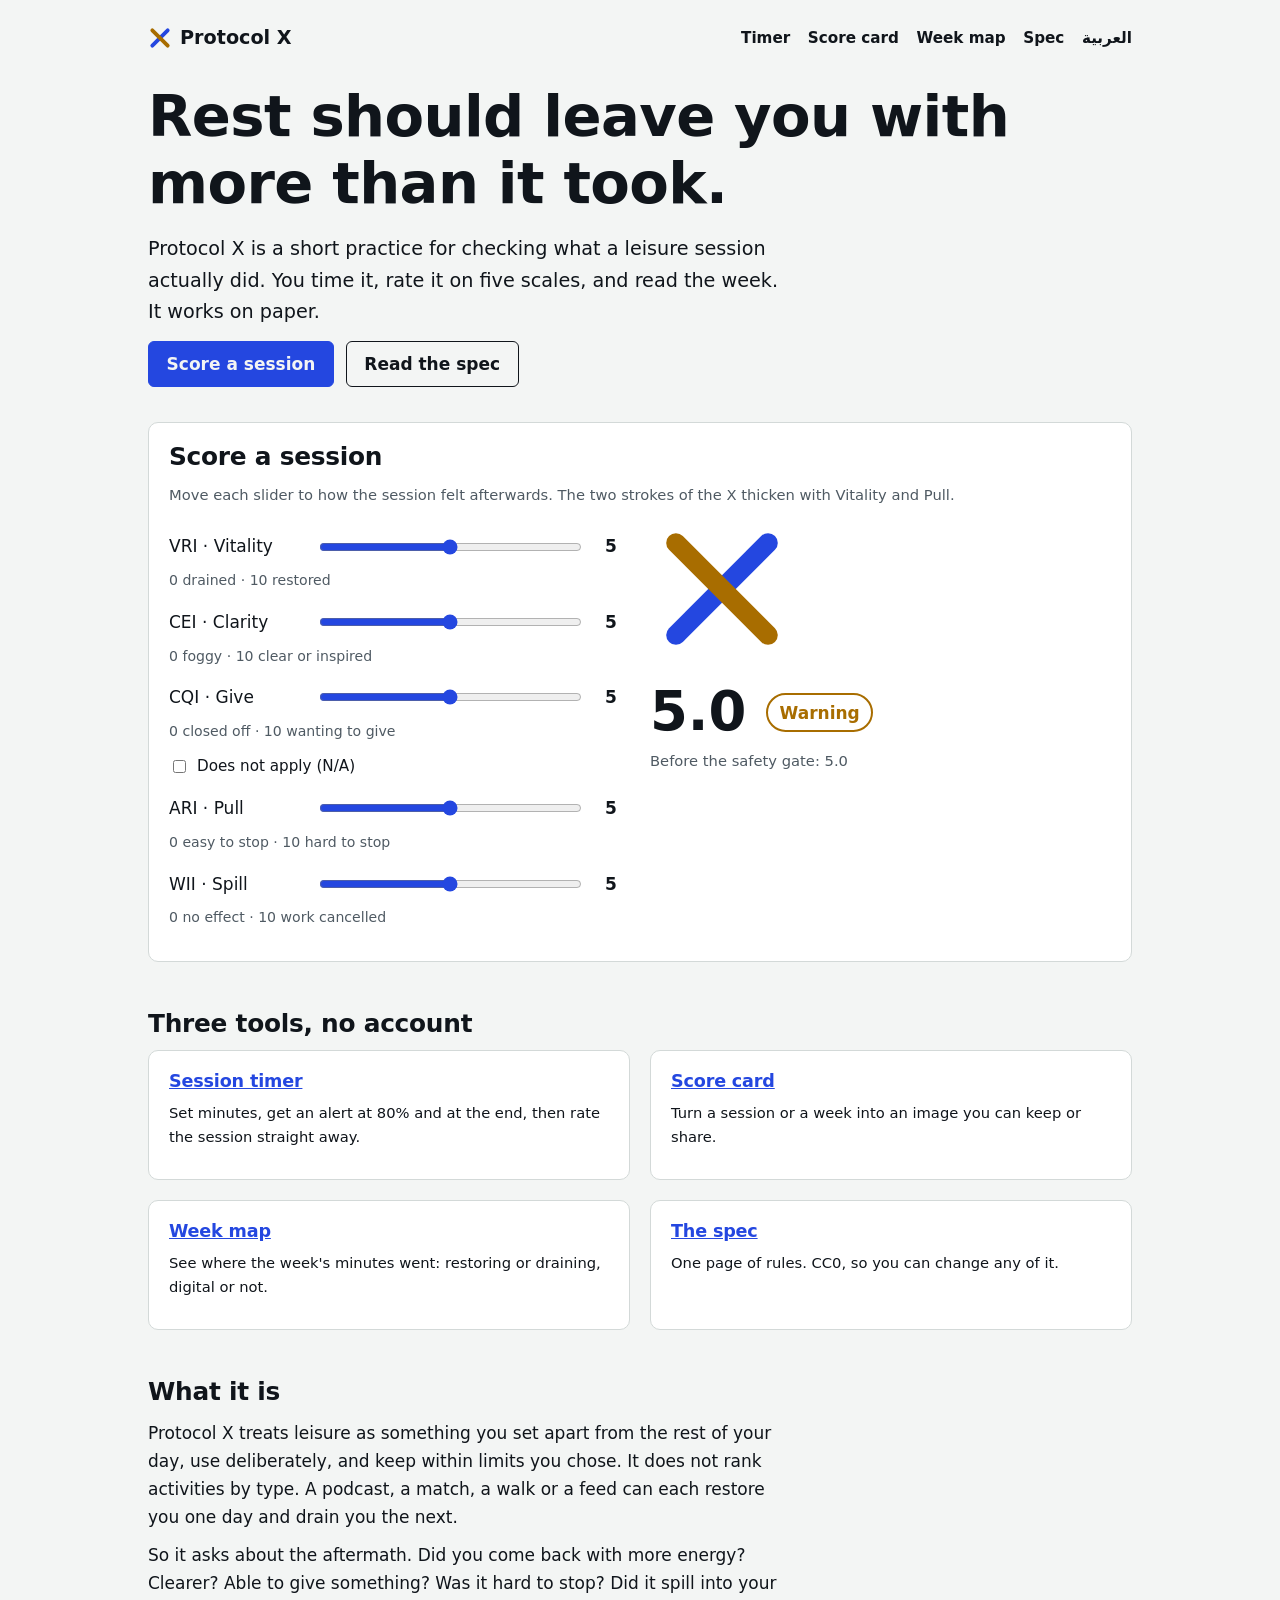
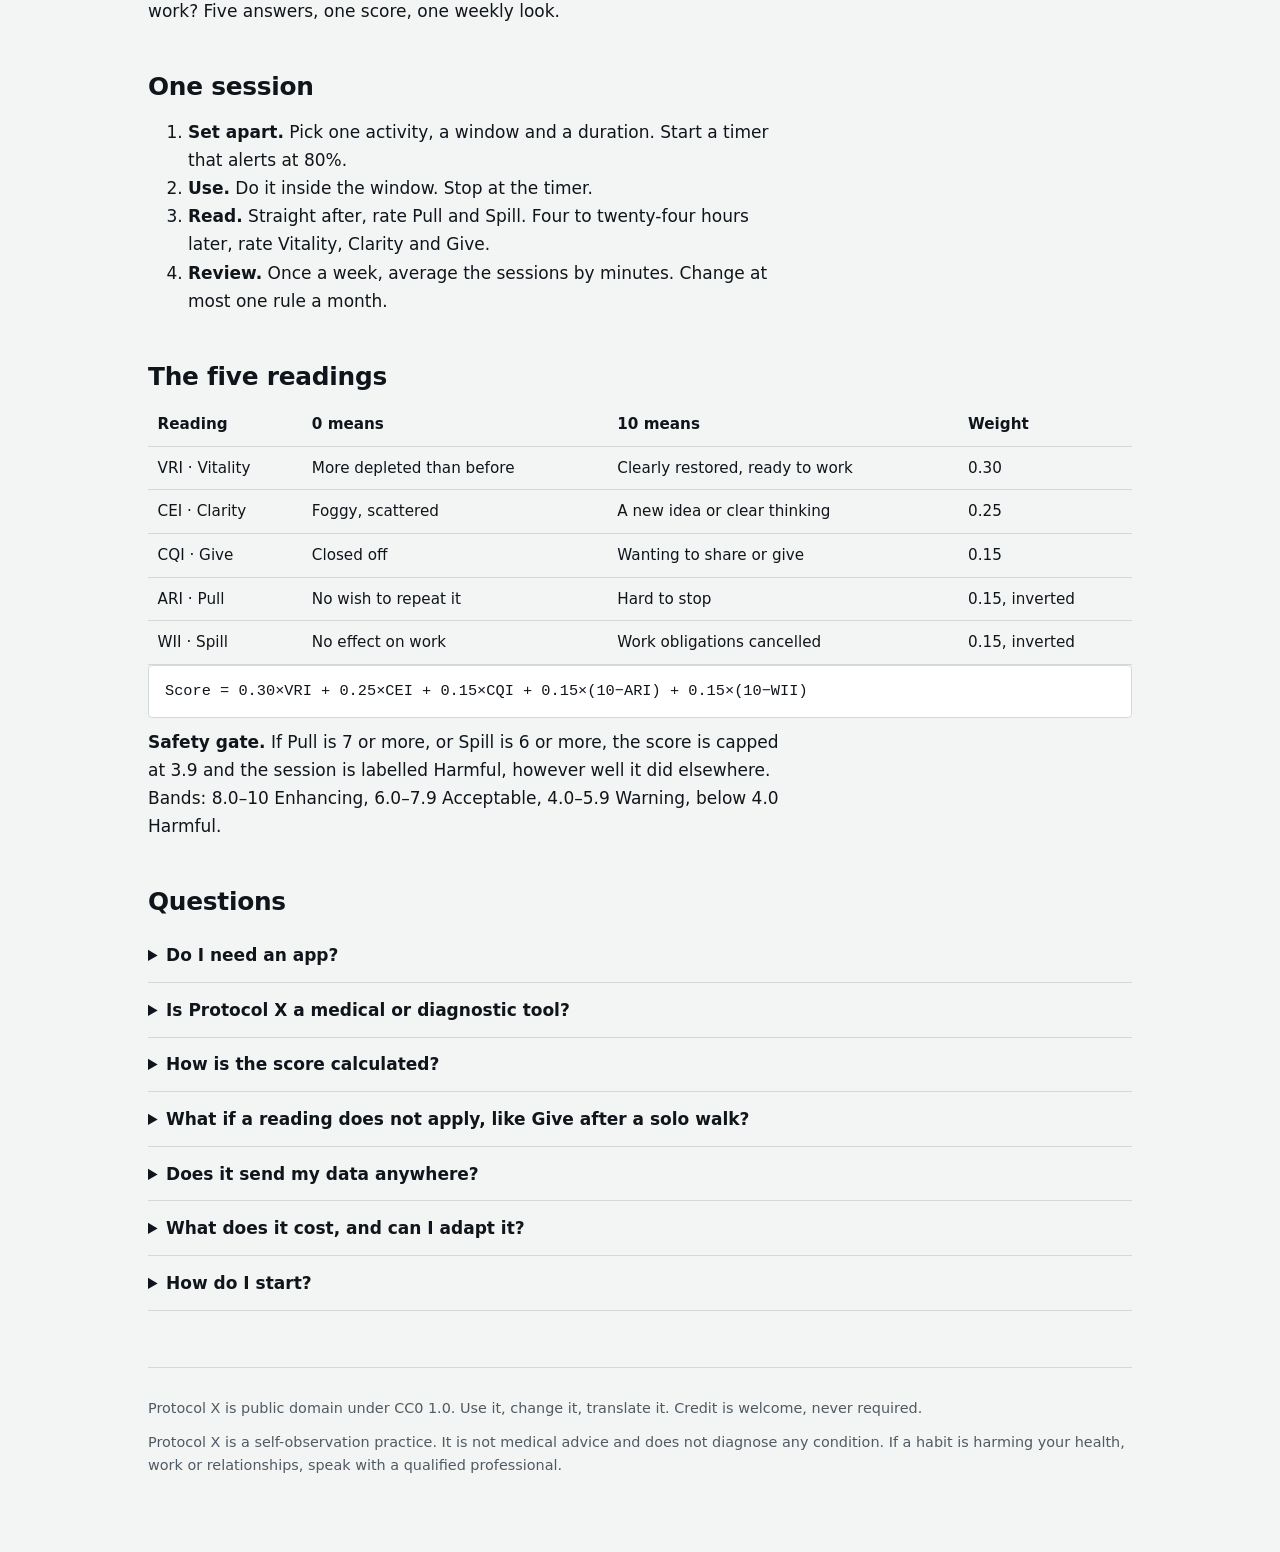
<file: index.html>
<!doctype html>
<html lang="en" dir="ltr">
<head>
<meta charset="utf-8">
<meta http-equiv="Content-Security-Policy" content="default-src 'none'; script-src 'self'; style-src 'self' 'unsafe-inline'; img-src 'self' data: blob:; connect-src 'none'; base-uri 'none'; form-action 'none'">
<meta name="referrer" content="no-referrer">
<meta name="viewport" content="width=device-width, initial-scale=1">
<title>Protocol X: a practice for setting leisure apart and using it on purpose</title>
<meta name="description" content="Protocol X is a free practice for checking what a leisure session did for you. Time it, rate it on five scales, read your week. No app, no account, public domain.">
<meta property="og:type" content="website">
<meta property="og:title" content="Protocol X: a practice for setting leisure apart and using it on purpose">
<meta property="og:description" content="Protocol X is a free practice for checking what a leisure session did for you. Time it, rate it on five scales, read your week. No app, no account, public domain.">
<meta property="og:locale" content="en_US">
<meta name="robots" content="index,follow,max-snippet:-1">
<meta name="theme-color" content="#2447e0">
<link rel="icon" href="data:image/svg+xml,%3Csvg xmlns='http://www.w3.org/2000/svg' viewBox='0 0 100 100'%3E%3Cline x1='18' y1='82' x2='82' y2='18' stroke='%232447e0' stroke-width='16' stroke-linecap='round'/%3E%3Cline x1='18' y1='18' x2='82' y2='82' stroke='%23a86d00' stroke-width='16' stroke-linecap='round'/%3E%3C/svg%3E">
<link rel="stylesheet" href="assets/px.css">
<script type="application/ld+json">{"@context": "https://schema.org", "@graph": [{"@type": "CreativeWork", "name": "Protocol X", "inLanguage": "en", "license": "CC0-1.0", "isAccessibleForFree": true, "description": "Protocol X is a free practice for checking what a leisure session did for you. Time it, rate it on five scales, read your week. No app, no account, public domain."}, {"@type": "FAQPage", "mainEntity": [{"@type": "Question", "name": "Do I need an app?", "acceptedAnswer": {"@type": "Answer", "text": "No. A timer and a printed session card are enough. A spreadsheet, a notes app or a chat window also works."}}, {"@type": "Question", "name": "Is Protocol X a medical or diagnostic tool?", "acceptedAnswer": {"@type": "Answer", "text": "No. It is a self-observation practice. Pull is your own rating of how hard a session was to stop, not a clinical measure. If a habit is harming your health, work or relationships, speak with a qualified professional."}}, {"@type": "Question", "name": "How is the score calculated?", "acceptedAnswer": {"@type": "Answer", "text": "Score = 0.30×VRI + 0.25×CEI + 0.15×CQI + 0.15×(10−ARI) + 0.15×(10−WII). If Pull (ARI) is 7 or more, or Spill (WII) is 6 or more, the score is capped at 3.9 and the session is labelled Harmful."}}, {"@type": "Question", "name": "What if a reading does not apply, like Give after a solo walk?", "acceptedAnswer": {"@type": "Answer", "text": "Mark Give as N/A. It drops out of the calculation and the other four weights scale up in proportion."}}, {"@type": "Question", "name": "Does it send my data anywhere?", "acceptedAnswer": {"@type": "Answer", "text": "No. The tools run in your browser and save to your own device only. You can export or delete everything at any time."}}, {"@type": "Question", "name": "What does it cost, and can I adapt it?", "acceptedAnswer": {"@type": "Answer", "text": "It is free and released under CC0. You may copy, change, translate and sell adaptations without asking. Credit is welcome, never required."}}, {"@type": "Question", "name": "How do I start?", "acceptedAnswer": {"@type": "Answer", "text": "Spend seven days on one rule at a time: list three activities, answer three quick questions after each session, then add one window, a daily cap and your first full card."}}]}]}</script>
</head>
<body>
<div class="wrap">
<header class="top"><a class="brand" href="index.html"><svg viewBox="0 0 100 100" aria-hidden="true"><line x1="18" y1="82" x2="82" y2="18" stroke="var(--blue)" stroke-width="16" stroke-linecap="round"/><line x1="18" y1="18" x2="82" y2="82" stroke="var(--amber)" stroke-width="16" stroke-linecap="round"/></svg>Protocol X</a>
<nav aria-label="Main"><a href="tools/timer.html">Timer</a><a href="tools/card.html">Score card</a><a href="tools/weekmap.html">Week map</a><a href="spec.html">Spec</a><a href="ar/" hreflang="ar" lang="ar">العربية</a></nav></header>
<main>
<h1>Rest should leave you with more than it took.</h1>
<p class="lede read">Protocol X is a short practice for checking what a leisure session actually did. You time it, rate it on five scales, and read the week. It works on paper.</p>
<p><a class="btn p" href="#try">Score a session</a> <a class="btn" href="spec.html">Read the spec</a></p>

<section id="try" class="panel" style="margin-top:2rem" aria-labelledby="try-h">
<h2 id="try-h" style="margin-top:0">Score a session</h2>
<p class="muted small">Move each slider to how the session felt afterwards. The two strokes of the X thicken with Vitality and Pull.</p>
<div id="calc"></div>
</section>

<h2>Three tools, no account</h2>
<div class="grid2">
<div class="panel"><h3 style="margin-top:0"><a href="tools/timer.html">Session timer</a></h3><p class="small">Set minutes, get an alert at 80% and at the end, then rate the session straight away.</p></div>
<div class="panel"><h3 style="margin-top:0"><a href="tools/card.html">Score card</a></h3><p class="small">Turn a session or a week into an image you can keep or share.</p></div>
<div class="panel"><h3 style="margin-top:0"><a href="tools/weekmap.html">Week map</a></h3><p class="small">See where the week's minutes went: restoring or draining, digital or not.</p></div>
<div class="panel"><h3 style="margin-top:0"><a href="spec.html">The spec</a></h3><p class="small">One page of rules. CC0, so you can change any of it.</p></div>
</div>

<h2>What it is</h2>
<div class="read">
<p>Protocol X treats leisure as something you set apart from the rest of your day, use deliberately, and keep within limits you chose. It does not rank activities by type. A podcast, a match, a walk or a feed can each restore you one day and drain you the next.</p>
<p>So it asks about the aftermath. Did you come back with more energy? Clearer? Able to give something? Was it hard to stop? Did it spill into your work? Five answers, one score, one weekly look.</p>
</div>

<h2>One session</h2>
<ol class="read">
<li><strong>Set apart.</strong> Pick one activity, a window and a duration. Start a timer that alerts at 80%.</li>
<li><strong>Use.</strong> Do it inside the window. Stop at the timer.</li>
<li><strong>Read.</strong> Straight after, rate Pull and Spill. Four to twenty-four hours later, rate Vitality, Clarity and Give.</li>
<li><strong>Review.</strong> Once a week, average the sessions by minutes. Change at most one rule a month.</li>
</ol>

<h2>The five readings</h2>
<div class="tw"><table>
<thead><tr><th>Reading</th><th>0 means</th><th>10 means</th><th>Weight</th></tr></thead>
<tbody>
<tr><td>VRI · Vitality</td><td>More depleted than before</td><td>Clearly restored, ready to work</td><td>0.30</td></tr>
<tr><td>CEI · Clarity</td><td>Foggy, scattered</td><td>A new idea or clear thinking</td><td>0.25</td></tr>
<tr><td>CQI · Give</td><td>Closed off</td><td>Wanting to share or give</td><td>0.15</td></tr>
<tr><td>ARI · Pull</td><td>No wish to repeat it</td><td>Hard to stop</td><td>0.15, inverted</td></tr>
<tr><td>WII · Spill</td><td>No effect on work</td><td>Work obligations cancelled</td><td>0.15, inverted</td></tr>
</tbody></table></div>
<code class="f2">Score = 0.30×VRI + 0.25×CEI + 0.15×CQI + 0.15×(10−ARI) + 0.15×(10−WII)</code>
<p class="read"><strong>Safety gate.</strong> If Pull is 7 or more, or Spill is 6 or more, the score is capped at 3.9 and the session is labelled Harmful, however well it did elsewhere. Bands: 8.0–10 Enhancing, 6.0–7.9 Acceptable, 4.0–5.9 Warning, below 4.0 Harmful.</p>

<h2>Questions</h2>
<details><summary>Do I need an app?</summary><p>No. A timer and a printed session card are enough. A spreadsheet, a notes app or a chat window also works.</p></details><details><summary>Is Protocol X a medical or diagnostic tool?</summary><p>No. It is a self-observation practice. Pull is your own rating of how hard a session was to stop, not a clinical measure. If a habit is harming your health, work or relationships, speak with a qualified professional.</p></details><details><summary>How is the score calculated?</summary><p>Score = 0.30×VRI + 0.25×CEI + 0.15×CQI + 0.15×(10−ARI) + 0.15×(10−WII). If Pull (ARI) is 7 or more, or Spill (WII) is 6 or more, the score is capped at 3.9 and the session is labelled Harmful.</p></details><details><summary>What if a reading does not apply, like Give after a solo walk?</summary><p>Mark Give as N/A. It drops out of the calculation and the other four weights scale up in proportion.</p></details><details><summary>Does it send my data anywhere?</summary><p>No. The tools run in your browser and save to your own device only. You can export or delete everything at any time.</p></details><details><summary>What does it cost, and can I adapt it?</summary><p>It is free and released under CC0. You may copy, change, translate and sell adaptations without asking. Credit is welcome, never required.</p></details><details><summary>How do I start?</summary><p>Spend seven days on one rule at a time: list three activities, answer three quick questions after each session, then add one window, a daily cap and your first full card.</p></details>
</main>
<footer>
<p>Protocol X is public domain under CC0 1.0. Use it, change it, translate it. Credit is welcome, never required.</p>
<p>Protocol X is a self-observation practice. It is not medical advice and does not diagnose any condition. If a habit is harming your health, work or relationships, speak with a qualified professional.</p>
</footer>
</div>
<script src="assets/px.js"></script>
<script src="assets/home.js"></script>
</body></html>
</file>
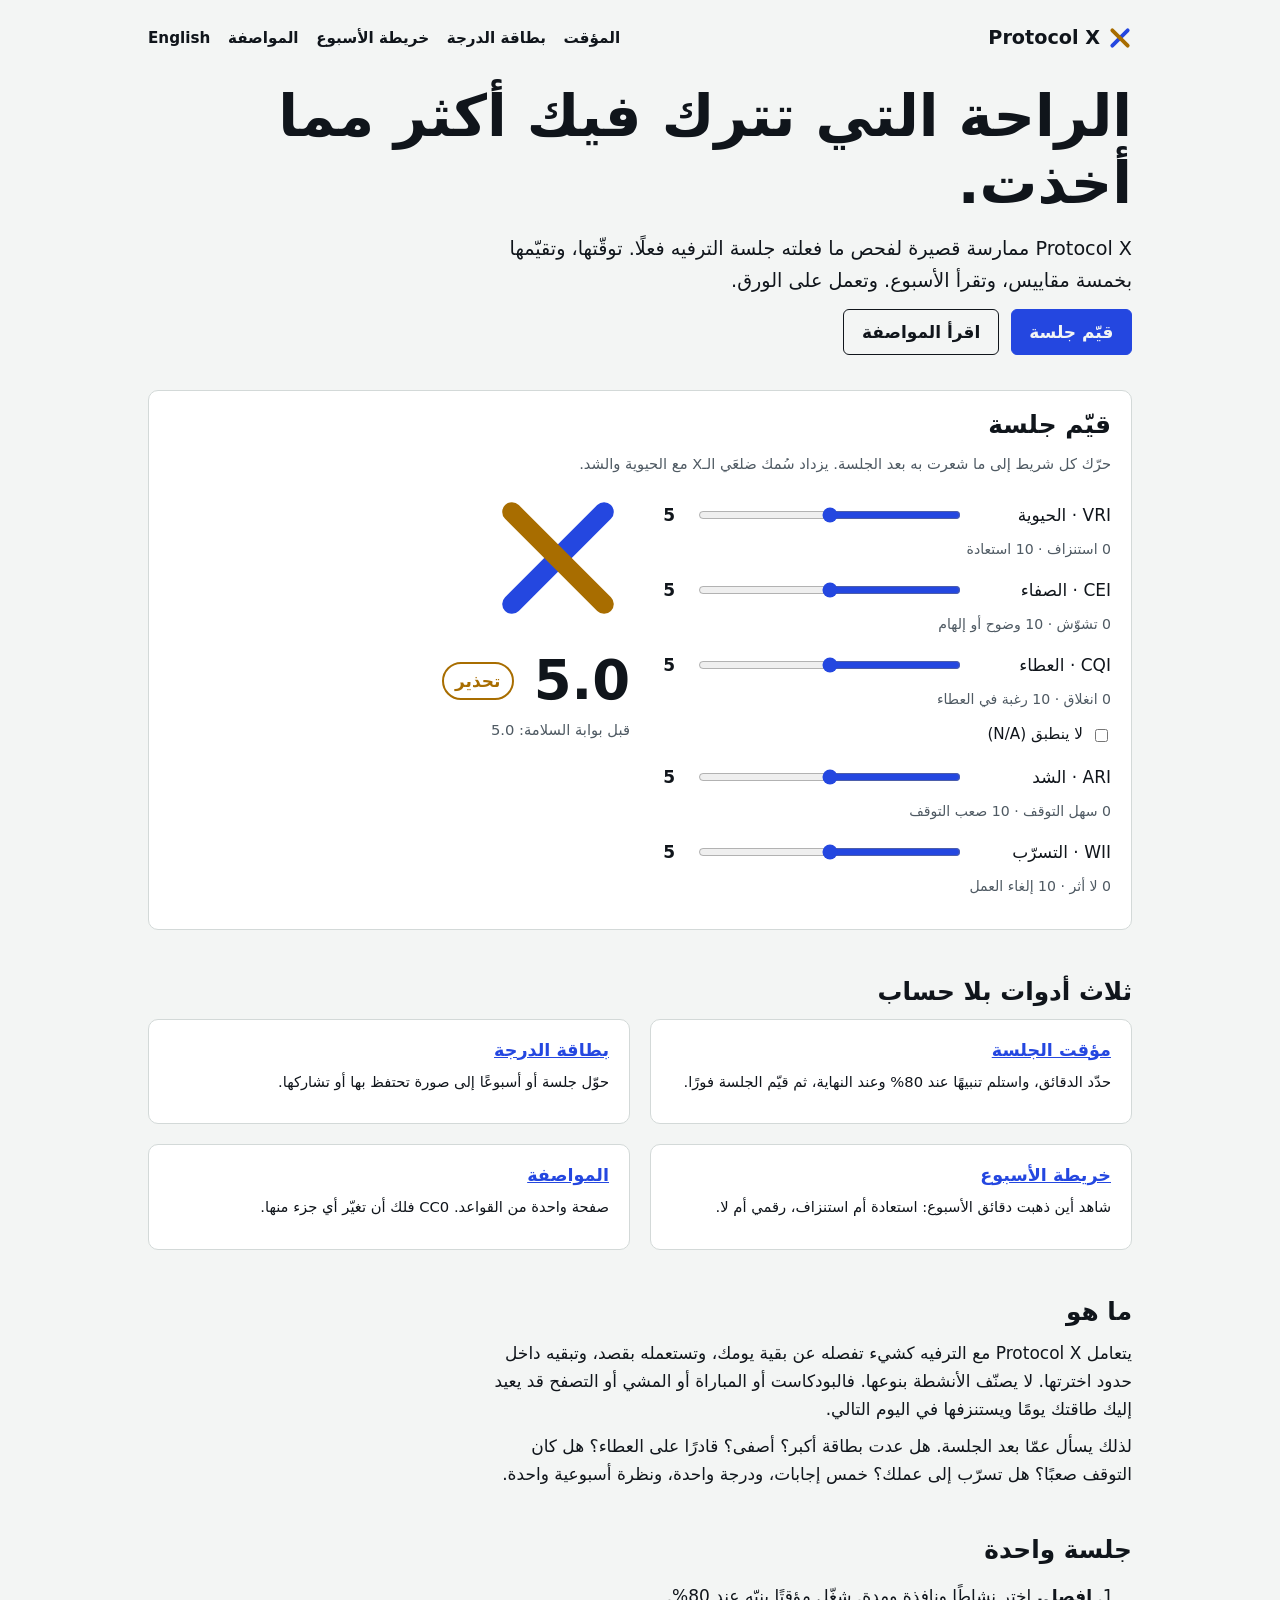
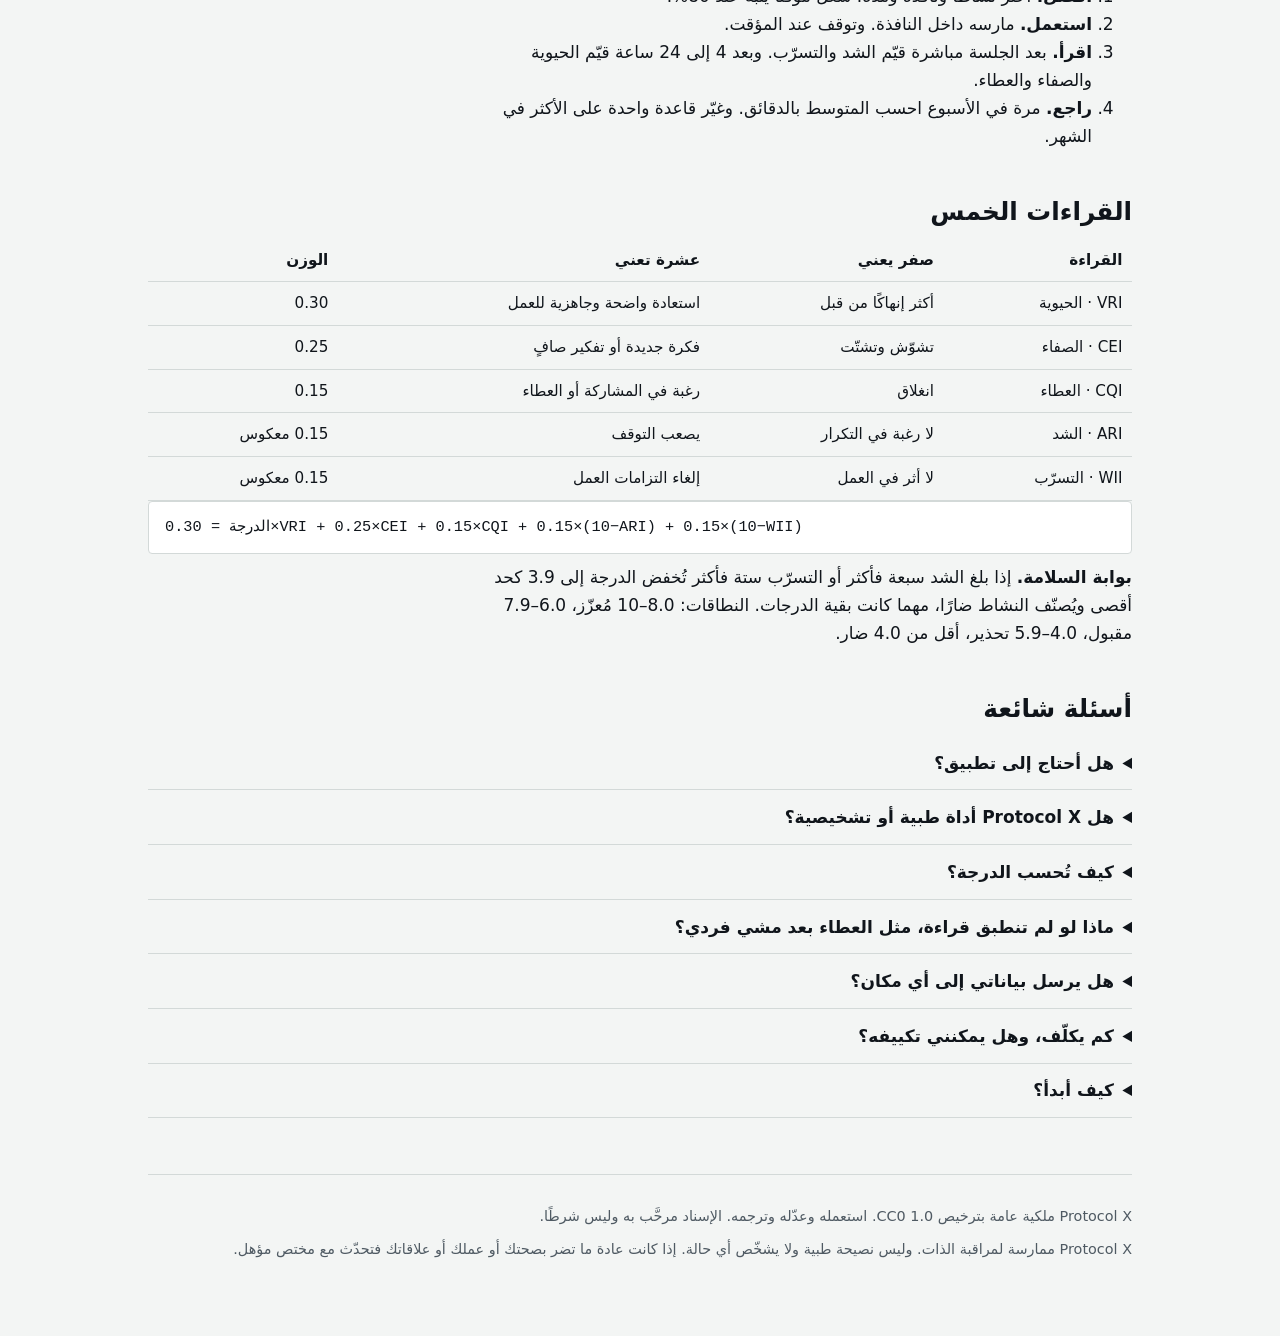
<file: ar/index.html>
<!doctype html>
<html lang="ar" dir="rtl">
<head>
<meta charset="utf-8">
<meta http-equiv="Content-Security-Policy" content="default-src 'none'; script-src 'self'; style-src 'self' 'unsafe-inline'; img-src 'self' data: blob:; connect-src 'none'; base-uri 'none'; form-action 'none'">
<meta name="referrer" content="no-referrer">
<meta name="viewport" content="width=device-width, initial-scale=1">
<title>Protocol X: ممارسة لفصل الترفيه واستعماله عن قصد</title>
<meta name="description" content="Protocol X ممارسة مجانية لفحص ما فعلته جلسة الترفيه فيك. وقّتها، وقيّمها بخمسة مقاييس، واقرأ أسبوعك. بلا تطبيق وبلا حساب، وهي ملكية عامة.">
<meta property="og:type" content="website">
<meta property="og:title" content="Protocol X: ممارسة لفصل الترفيه واستعماله عن قصد">
<meta property="og:description" content="Protocol X ممارسة مجانية لفحص ما فعلته جلسة الترفيه فيك. وقّتها، وقيّمها بخمسة مقاييس، واقرأ أسبوعك. بلا تطبيق وبلا حساب، وهي ملكية عامة.">
<meta property="og:locale" content="ar_AR">
<meta name="robots" content="index,follow,max-snippet:-1">
<meta name="theme-color" content="#2447e0">
<link rel="icon" href="data:image/svg+xml,%3Csvg xmlns='http://www.w3.org/2000/svg' viewBox='0 0 100 100'%3E%3Cline x1='18' y1='82' x2='82' y2='18' stroke='%232447e0' stroke-width='16' stroke-linecap='round'/%3E%3Cline x1='18' y1='18' x2='82' y2='82' stroke='%23a86d00' stroke-width='16' stroke-linecap='round'/%3E%3C/svg%3E">
<link rel="stylesheet" href="../assets/px.css">
<script type="application/ld+json">{"@context": "https://schema.org", "@graph": [{"@type": "CreativeWork", "name": "Protocol X", "inLanguage": "ar", "license": "CC0-1.0", "isAccessibleForFree": true, "description": "Protocol X ممارسة مجانية لفحص ما فعلته جلسة الترفيه فيك. وقّتها، وقيّمها بخمسة مقاييس، واقرأ أسبوعك. بلا تطبيق وبلا حساب، وهي ملكية عامة."}, {"@type": "FAQPage", "mainEntity": [{"@type": "Question", "name": "هل أحتاج إلى تطبيق؟", "acceptedAnswer": {"@type": "Answer", "text": "لا. يكفي مؤقت وبطاقة جلسة مطبوعة. ويصلح كذلك جدول بيانات أو تطبيق ملاحظات أو نافذة محادثة."}}, {"@type": "Question", "name": "هل Protocol X أداة طبية أو تشخيصية؟", "acceptedAnswer": {"@type": "Answer", "text": "لا. هو ممارسة لمراقبة الذات. والشد هو تقييمك الشخصي لمدى صعوبة التوقف، وليس مقياسًا سريريًا. إذا كانت عادة ما تضر بصحتك أو عملك أو علاقاتك فتحدّث مع مختص مؤهل."}}, {"@type": "Question", "name": "كيف تُحسب الدرجة؟", "acceptedAnswer": {"@type": "Answer", "text": "الدرجة = 0.30×VRI + 0.25×CEI + 0.15×CQI + 0.15×(10−ARI) + 0.15×(10−WII). إذا بلغ الشد (ARI) سبعة فأكثر أو التسرّب (WII) ستة فأكثر تُخفض الدرجة إلى 3.9 كحد أقصى ويُصنّف النشاط ضارًا."}}, {"@type": "Question", "name": "ماذا لو لم تنطبق قراءة، مثل العطاء بعد مشي فردي؟", "acceptedAnswer": {"@type": "Answer", "text": "اكتب N/A للعطاء. فيخرج من الحساب وتُرفع الأوزان الأربعة الباقية بالتناسب."}}, {"@type": "Question", "name": "هل يرسل بياناتي إلى أي مكان؟", "acceptedAnswer": {"@type": "Answer", "text": "لا. تعمل الأدوات داخل متصفحك وتحفظ على جهازك وحده. ويمكنك تصدير كل شيء أو حذفه في أي وقت."}}, {"@type": "Question", "name": "كم يكلّف، وهل يمكنني تكييفه؟", "acceptedAnswer": {"@type": "Answer", "text": "مجاني ومنشور بترخيص CC0. يمكنك النسخ والتعديل والترجمة وبيع المشتقات دون إذن. الإسناد مرحَّب به وليس شرطًا."}}, {"@type": "Question", "name": "كيف أبدأ؟", "acceptedAnswer": {"@type": "Answer", "text": "سبعة أيام وقاعدة واحدة في كل مرة: اكتب ثلاث أنشطة، وأجب عن ثلاثة أسئلة سريعة بعد كل جلسة، ثم أضف نافذة واحدة وسقفًا يوميًا وأول بطاقة كاملة."}}]}]}</script>
</head>
<body>
<div class="wrap">
<header class="top"><a class="brand" href="index.html"><svg viewBox="0 0 100 100" aria-hidden="true"><line x1="18" y1="82" x2="82" y2="18" stroke="var(--blue)" stroke-width="16" stroke-linecap="round"/><line x1="18" y1="18" x2="82" y2="82" stroke="var(--amber)" stroke-width="16" stroke-linecap="round"/></svg>Protocol X</a>
<nav aria-label="القائمة"><a href="tools/timer.html">المؤقت</a><a href="tools/card.html">بطاقة الدرجة</a><a href="tools/weekmap.html">خريطة الأسبوع</a><a href="spec.html">المواصفة</a><a href="../" hreflang="en" lang="en">English</a></nav></header>
<main>
<h1>الراحة التي تترك فيك أكثر مما أخذت.</h1>
<p class="lede read">Protocol X ممارسة قصيرة لفحص ما فعلته جلسة الترفيه فعلًا. توقّتها، وتقيّمها بخمسة مقاييس، وتقرأ الأسبوع. وتعمل على الورق.</p>
<p><a class="btn p" href="#try">قيّم جلسة</a> <a class="btn" href="spec.html">اقرأ المواصفة</a></p>

<section id="try" class="panel" style="margin-top:2rem" aria-labelledby="try-h">
<h2 id="try-h" style="margin-top:0">قيّم جلسة</h2>
<p class="muted small">حرّك كل شريط إلى ما شعرت به بعد الجلسة. يزداد سُمك ضلعَي الـX مع الحيوية والشد.</p>
<div id="calc"></div>
</section>

<h2>ثلاث أدوات بلا حساب</h2>
<div class="grid2">
<div class="panel"><h3 style="margin-top:0"><a href="tools/timer.html">مؤقت الجلسة</a></h3><p class="small">حدّد الدقائق، واستلم تنبيهًا عند 80% وعند النهاية، ثم قيّم الجلسة فورًا.</p></div>
<div class="panel"><h3 style="margin-top:0"><a href="tools/card.html">بطاقة الدرجة</a></h3><p class="small">حوّل جلسة أو أسبوعًا إلى صورة تحتفظ بها أو تشاركها.</p></div>
<div class="panel"><h3 style="margin-top:0"><a href="tools/weekmap.html">خريطة الأسبوع</a></h3><p class="small">شاهد أين ذهبت دقائق الأسبوع: استعادة أم استنزاف، رقمي أم لا.</p></div>
<div class="panel"><h3 style="margin-top:0"><a href="spec.html">المواصفة</a></h3><p class="small">صفحة واحدة من القواعد. CC0 فلك أن تغيّر أي جزء منها.</p></div>
</div>

<h2>ما هو</h2>
<div class="read">
<p>يتعامل Protocol X مع الترفيه كشيء تفصله عن بقية يومك، وتستعمله بقصد، وتبقيه داخل حدود اخترتها. لا يصنّف الأنشطة بنوعها. فالبودكاست أو المباراة أو المشي أو التصفح قد يعيد إليك طاقتك يومًا ويستنزفها في اليوم التالي.</p>
<p>لذلك يسأل عمّا بعد الجلسة. هل عدت بطاقة أكبر؟ أصفى؟ قادرًا على العطاء؟ هل كان التوقف صعبًا؟ هل تسرّب إلى عملك؟ خمس إجابات، ودرجة واحدة، ونظرة أسبوعية واحدة.</p>
</div>

<h2>جلسة واحدة</h2>
<ol class="read">
<li><strong>افصل.</strong> اختر نشاطًا ونافذة ومدة. شغّل مؤقتًا ينبّه عند 80%.</li>
<li><strong>استعمل.</strong> مارسه داخل النافذة. وتوقف عند المؤقت.</li>
<li><strong>اقرأ.</strong> بعد الجلسة مباشرة قيّم الشد والتسرّب. وبعد 4 إلى 24 ساعة قيّم الحيوية والصفاء والعطاء.</li>
<li><strong>راجع.</strong> مرة في الأسبوع احسب المتوسط بالدقائق. وغيّر قاعدة واحدة على الأكثر في الشهر.</li>
</ol>

<h2>القراءات الخمس</h2>
<div class="tw"><table>
<thead><tr><th>القراءة</th><th>صفر يعني</th><th>عشرة تعني</th><th>الوزن</th></tr></thead>
<tbody>
<tr><td>VRI · الحيوية</td><td>أكثر إنهاكًا من قبل</td><td>استعادة واضحة وجاهزية للعمل</td><td>0.30</td></tr>
<tr><td>CEI · الصفاء</td><td>تشوّش وتشتّت</td><td>فكرة جديدة أو تفكير صافٍ</td><td>0.25</td></tr>
<tr><td>CQI · العطاء</td><td>انغلاق</td><td>رغبة في المشاركة أو العطاء</td><td>0.15</td></tr>
<tr><td>ARI · الشد</td><td>لا رغبة في التكرار</td><td>يصعب التوقف</td><td>0.15 معكوس</td></tr>
<tr><td>WII · التسرّب</td><td>لا أثر في العمل</td><td>إلغاء التزامات العمل</td><td>0.15 معكوس</td></tr>
</tbody></table></div>
<code class="f2">الدرجة = 0.30×VRI + 0.25×CEI + 0.15×CQI + 0.15×(10−ARI) + 0.15×(10−WII)</code>
<p class="read"><strong>بوابة السلامة.</strong> إذا بلغ الشد سبعة فأكثر أو التسرّب ستة فأكثر تُخفض الدرجة إلى 3.9 كحد أقصى ويُصنّف النشاط ضارًا، مهما كانت بقية الدرجات. النطاقات: 8.0–10 مُعزّز، 6.0–7.9 مقبول، 4.0–5.9 تحذير، أقل من 4.0 ضار.</p>

<h2>أسئلة شائعة</h2>
<details><summary>هل أحتاج إلى تطبيق؟</summary><p>لا. يكفي مؤقت وبطاقة جلسة مطبوعة. ويصلح كذلك جدول بيانات أو تطبيق ملاحظات أو نافذة محادثة.</p></details><details><summary>هل Protocol X أداة طبية أو تشخيصية؟</summary><p>لا. هو ممارسة لمراقبة الذات. والشد هو تقييمك الشخصي لمدى صعوبة التوقف، وليس مقياسًا سريريًا. إذا كانت عادة ما تضر بصحتك أو عملك أو علاقاتك فتحدّث مع مختص مؤهل.</p></details><details><summary>كيف تُحسب الدرجة؟</summary><p>الدرجة = 0.30×VRI + 0.25×CEI + 0.15×CQI + 0.15×(10−ARI) + 0.15×(10−WII). إذا بلغ الشد (ARI) سبعة فأكثر أو التسرّب (WII) ستة فأكثر تُخفض الدرجة إلى 3.9 كحد أقصى ويُصنّف النشاط ضارًا.</p></details><details><summary>ماذا لو لم تنطبق قراءة، مثل العطاء بعد مشي فردي؟</summary><p>اكتب N/A للعطاء. فيخرج من الحساب وتُرفع الأوزان الأربعة الباقية بالتناسب.</p></details><details><summary>هل يرسل بياناتي إلى أي مكان؟</summary><p>لا. تعمل الأدوات داخل متصفحك وتحفظ على جهازك وحده. ويمكنك تصدير كل شيء أو حذفه في أي وقت.</p></details><details><summary>كم يكلّف، وهل يمكنني تكييفه؟</summary><p>مجاني ومنشور بترخيص CC0. يمكنك النسخ والتعديل والترجمة وبيع المشتقات دون إذن. الإسناد مرحَّب به وليس شرطًا.</p></details><details><summary>كيف أبدأ؟</summary><p>سبعة أيام وقاعدة واحدة في كل مرة: اكتب ثلاث أنشطة، وأجب عن ثلاثة أسئلة سريعة بعد كل جلسة، ثم أضف نافذة واحدة وسقفًا يوميًا وأول بطاقة كاملة.</p></details>
</main>
<footer>
<p>Protocol X ملكية عامة بترخيص CC0 1.0. استعمله وعدّله وترجمه. الإسناد مرحَّب به وليس شرطًا.</p>
<p>Protocol X ممارسة لمراقبة الذات. وليس نصيحة طبية ولا يشخّص أي حالة. إذا كانت عادة ما تضر بصحتك أو عملك أو علاقاتك فتحدّث مع مختص مؤهل.</p>
</footer>
</div>
<script src="../assets/px.js"></script>
<script src="../assets/home.js"></script>
</body></html>
</file>
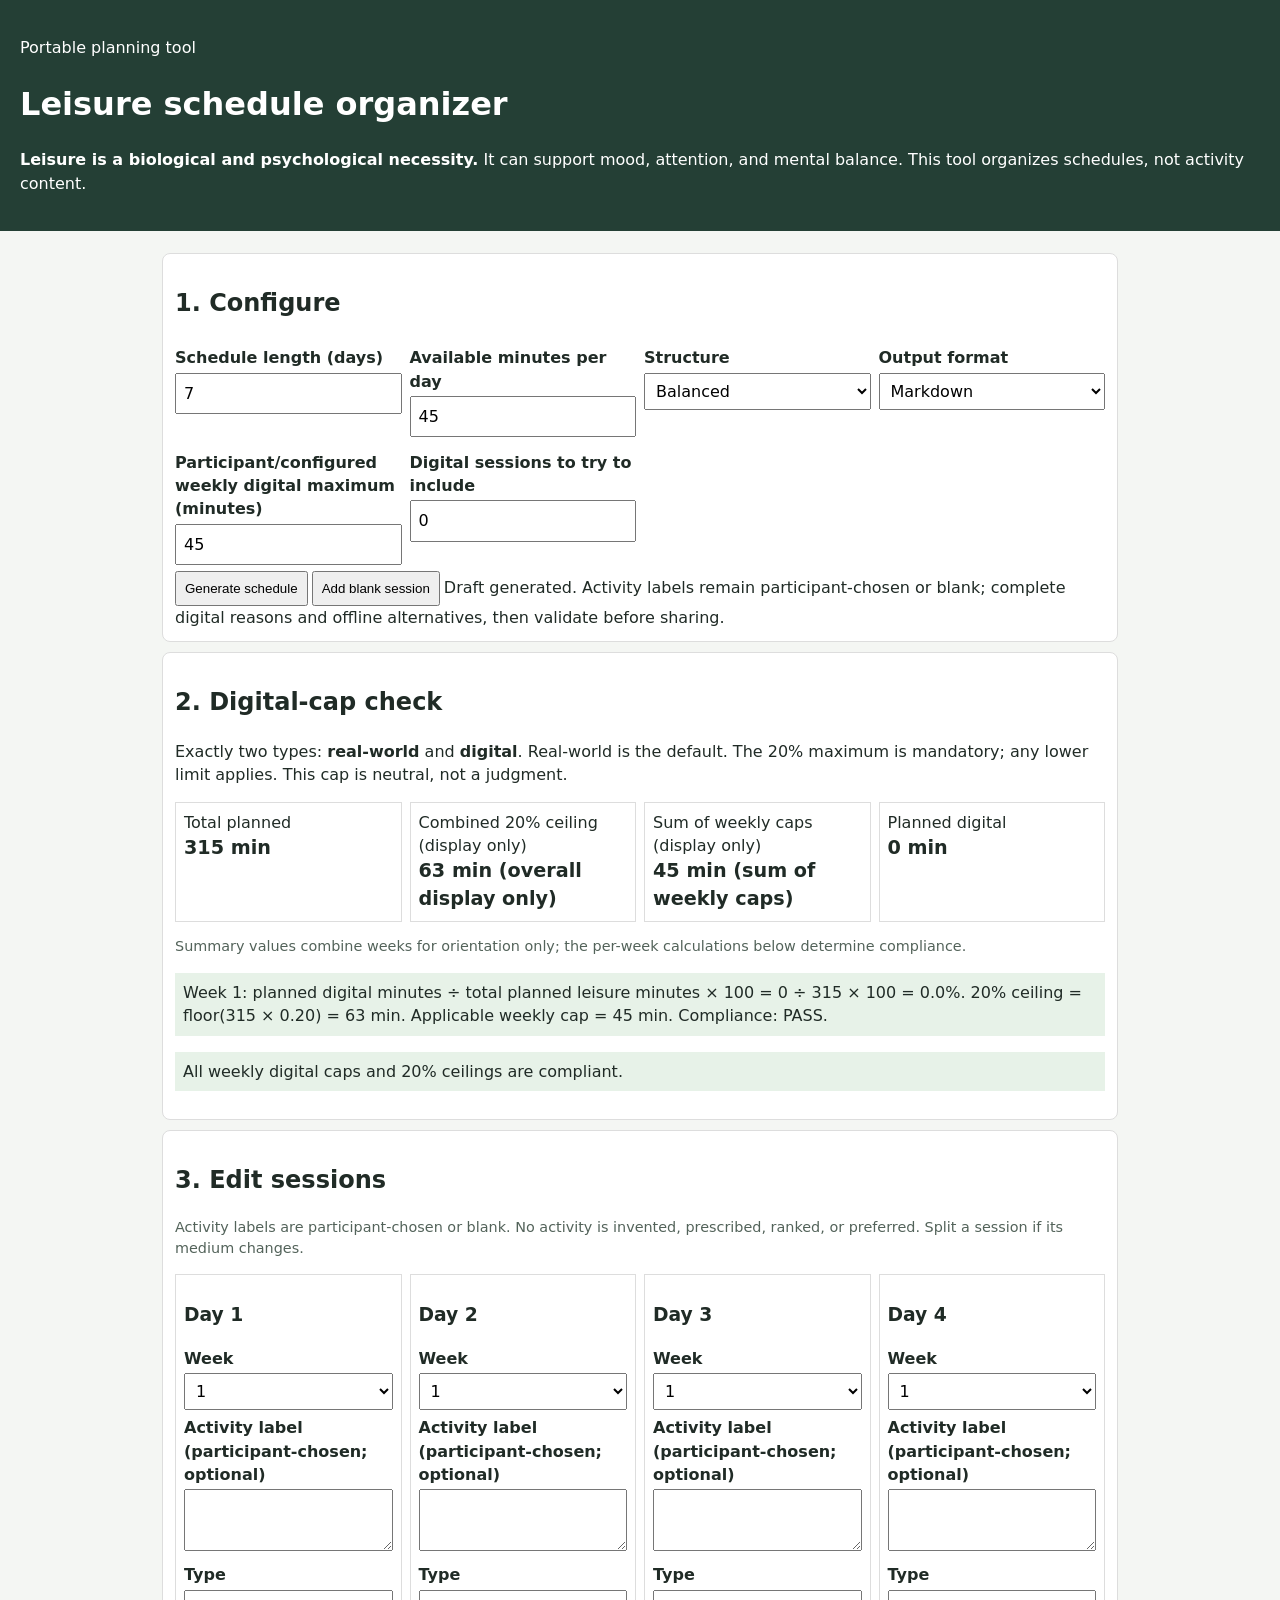
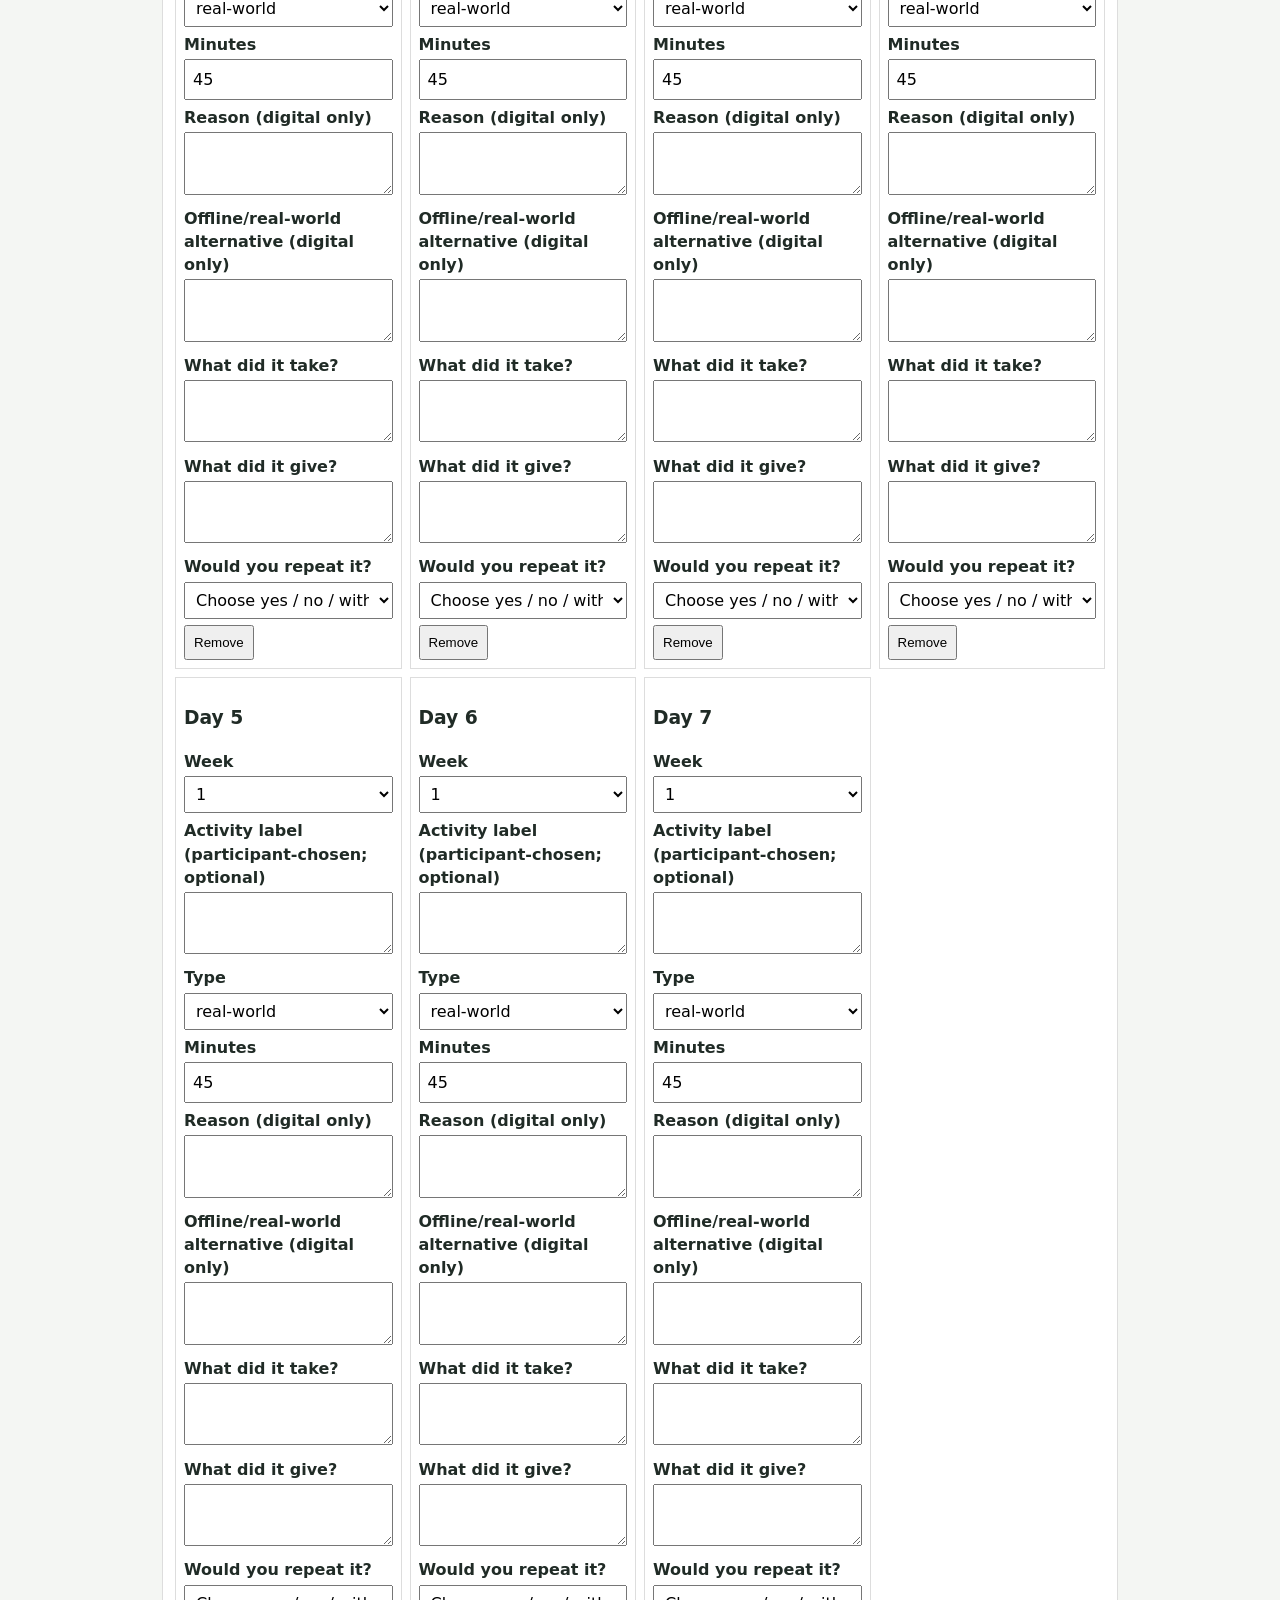
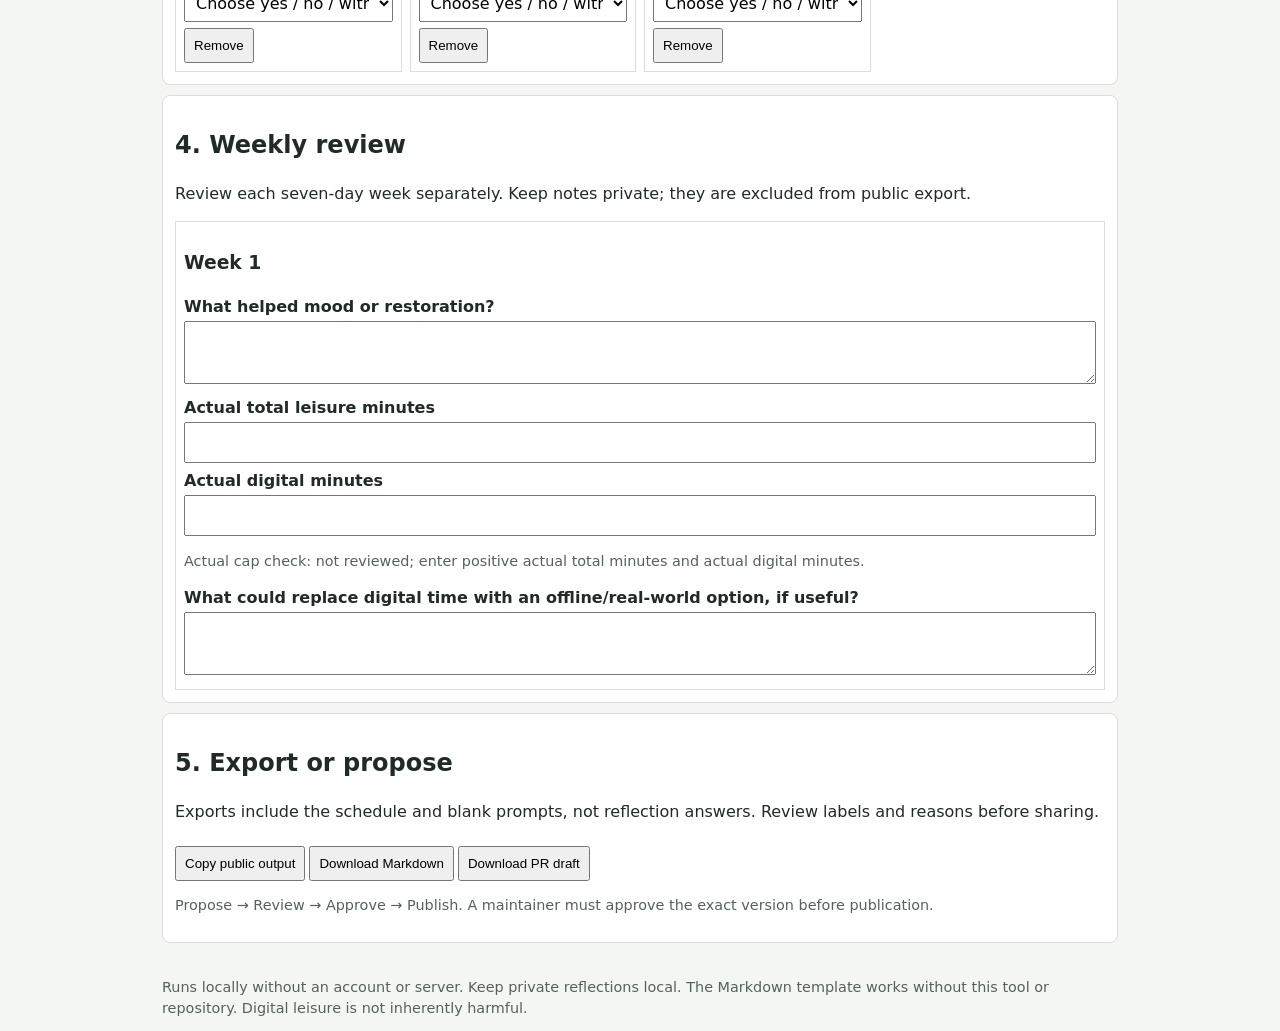
<file: docs/leisure-loop/index.html>
<!doctype html>
<html lang="en"><head><meta charset="utf-8"><meta name="viewport" content="width=device-width,initial-scale=1"><title>Leisure schedule organizer</title><meta name="description" content="Portable, editable leisure schedule organizer.">
<style>*{box-sizing:border-box}body{margin:0;font:16px/1.45 system-ui;color:#202b26;background:#f4f6f3}header{background:#243f35;color:white;padding:20px}main,footer{max-width:980px;margin:auto;padding:12px}.panel{background:white;border:1px solid #ddd;border-radius:8px;padding:12px;margin:10px 0}.grid,.sessions,.stats{display:grid;grid-template-columns:repeat(auto-fit,minmax(190px,1fr));gap:8px}label{display:block;margin:6px 0 3px;font-weight:600}input,select,textarea{width:100%;padding:7px;font:inherit}textarea{min-height:50px}button{padding:8px;margin:6px 4px 0 0}.session,.stat{border:1px solid #ddd;padding:8px}.stat strong{display:block;font-size:1.2rem}.notice{padding:8px;background:#e7f2e8}.warn{background:#fff0d8}.muted,footer{font-size:.9rem;color:#53635a}</style></head><body>
<header><p>Portable planning tool</p><h1>Leisure schedule organizer</h1><p><strong>Leisure is a biological and psychological necessity.</strong> It can support mood, attention, and mental balance. This tool organizes schedules, not activity content.</p></header><main>
<section class="panel"><h2>1. Configure</h2><div class="grid">
<div><label for="daysCount">Schedule length (days)</label><input id="daysCount" type="number" min="1" max="31" value="7"></div>
<div><label for="mins">Available minutes per day</label><input id="mins" type="number" min="0" max="600" step="5" value="45"></div>
<div><label for="mode">Structure</label><select id="mode"><option value="minimal">Minimal</option><option value="balanced" selected>Balanced</option><option value="low">Low-energy</option><option value="variety">Vary durations</option><option value="custom">Custom</option></select></div>
<div><label for="format">Output format</label><select id="format"><option value="markdown">Markdown</option><option value="table">Table</option><option value="list">List</option><option value="prompt">Prompt-ready</option></select></div>
<div><label for="maxD">Participant/configured weekly digital maximum (minutes)</label><input id="maxD" type="number" min="0" max="10000" value="45"></div>
<div><label for="digitalCount">Digital sessions to try to include</label><input id="digitalCount" type="number" min="0" max="31" value="0"></div>
</div><button id="generate">Generate schedule</button><button id="add">Add blank session</button><span id="status" role="status" aria-live="polite"></span></section>
<section class="panel"><h2>2. Digital-cap check</h2><p>Exactly two types: <strong>real-world</strong> and <strong>digital</strong>. Real-world is the default. The 20% maximum is mandatory; any lower limit applies. This cap is neutral, not a judgment.</p><div class="stats"><div class="stat">Total planned<strong id="total">0 min</strong></div><div class="stat">Combined 20% ceiling (display only)<strong id="ceiling">0 min</strong></div><div class="stat">Sum of weekly caps (display only)<strong id="cap">0 min</strong></div><div class="stat">Planned digital<strong id="digital">0 min</strong><span id="pct" class="muted"></span></div></div><p class="muted">Summary values combine weeks for orientation only; the per-week calculations below determine compliance.</p><p id="math" class="notice" aria-live="polite"></p><p id="warning" class="notice" aria-live="polite"></p></section>
<section class="panel"><h2>3. Edit sessions</h2><p class="muted">Activity labels are participant-chosen or blank. No activity is invented, prescribed, ranked, or preferred. Split a session if its medium changes.</p><div id="sessions" class="sessions"></div></section>
<section class="panel"><h2>4. Weekly review</h2><p>Review each seven-day week separately. Keep notes private; they are excluded from public export.</p><div id="weeklyReviews" class="sessions"></div></section>
<section class="panel"><h2>5. Export or propose</h2><p>Exports include the schedule and blank prompts, not reflection answers. Review labels and reasons before sharing.</p><button id="copy">Copy public output</button><button id="download">Download Markdown</button><button id="github">Download PR draft</button><p class="muted">Propose → Review → Approve → Publish. A maintainer must approve the exact version before publication.</p></section>
</main><footer>Runs locally without an account or server. Keep private reflections local. The Markdown template works without this tool or repository. Digital leisure is not inherently harmful.</footer><script src="app.js"></script><script src="export.js"></script></body></html>
</file>
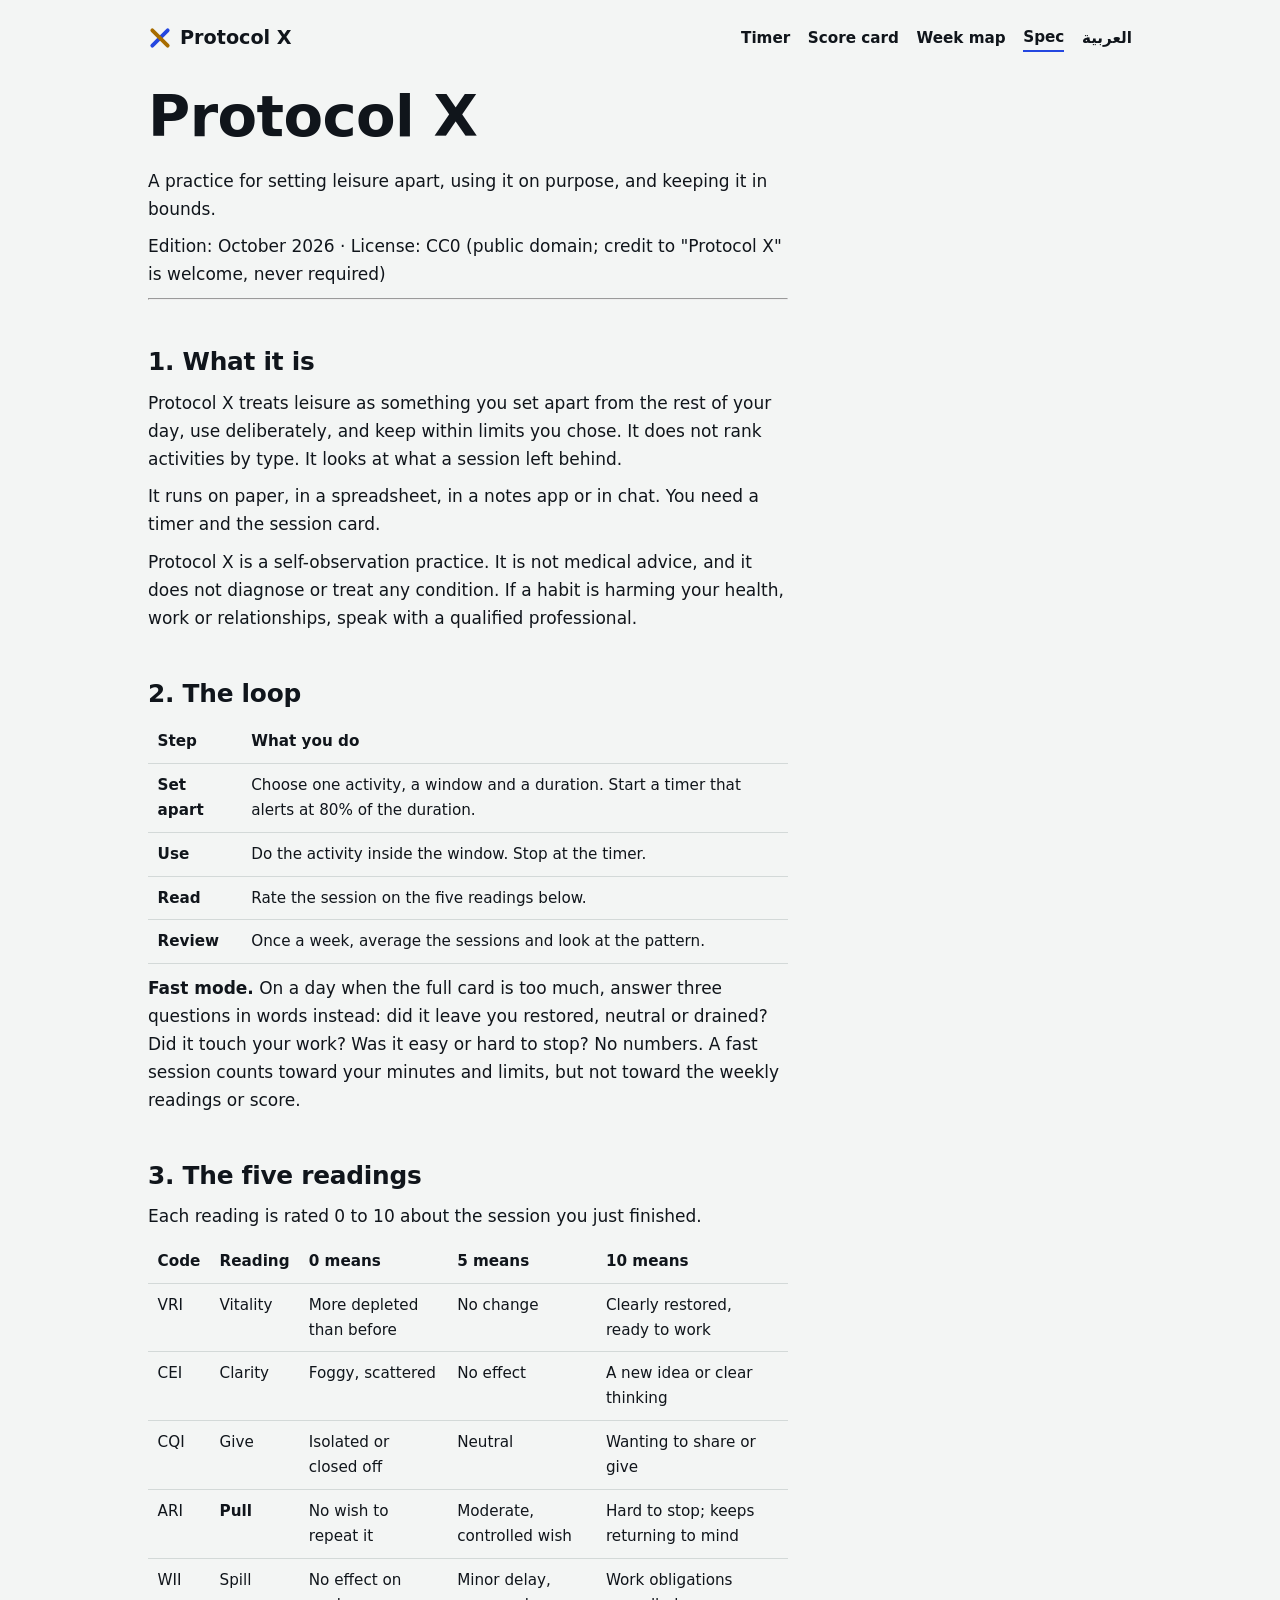
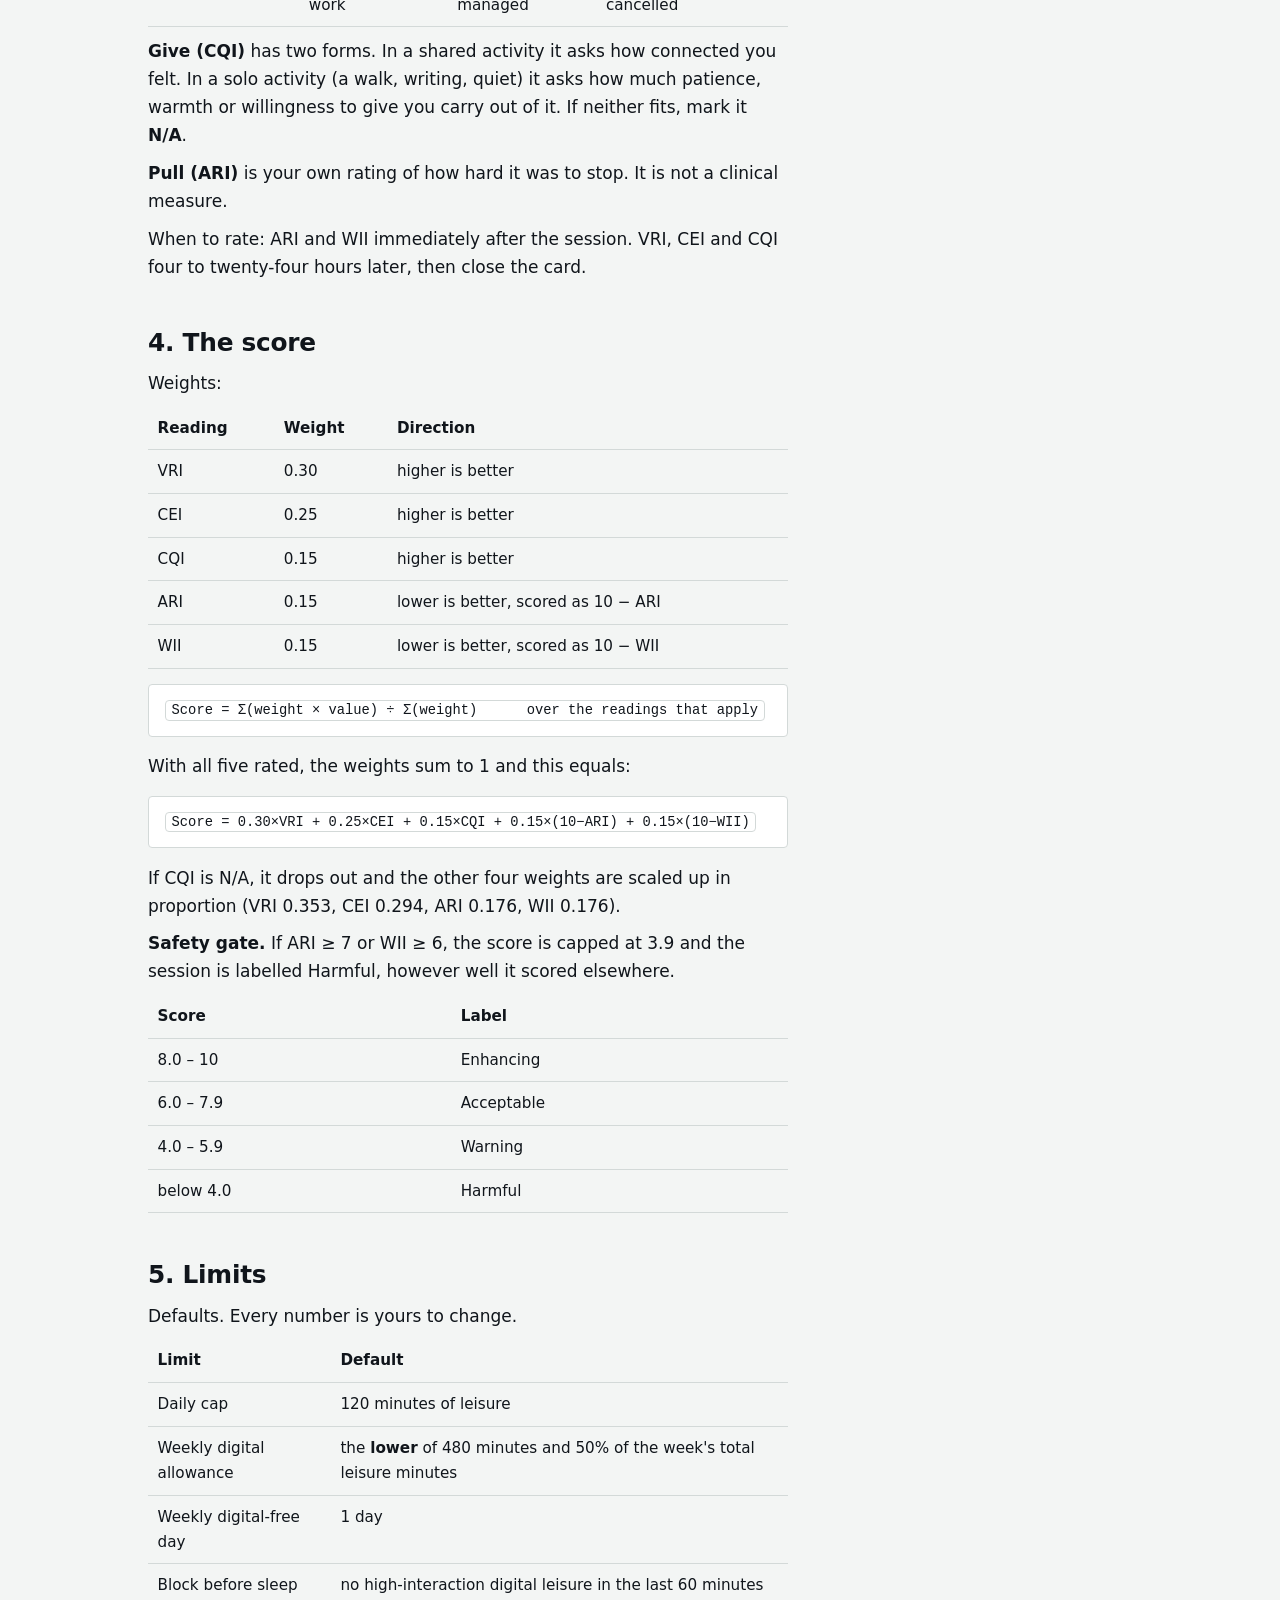
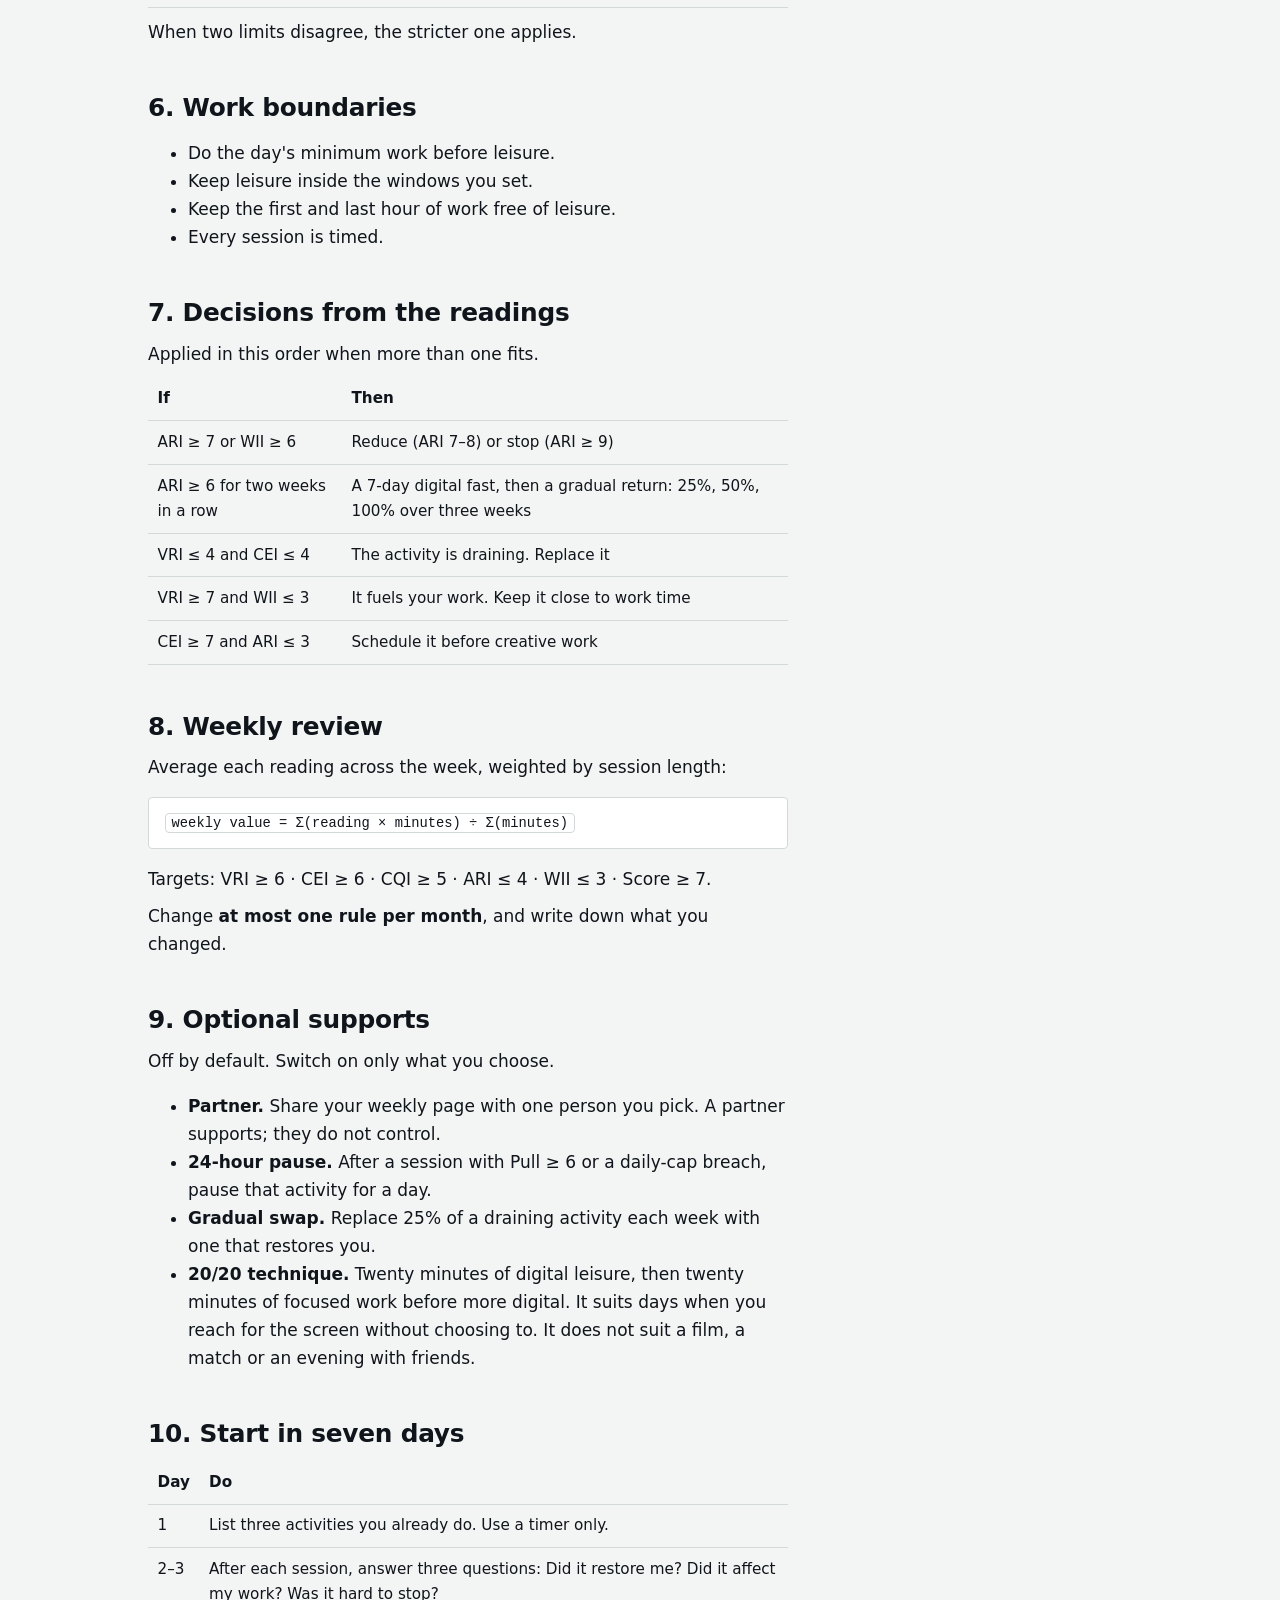
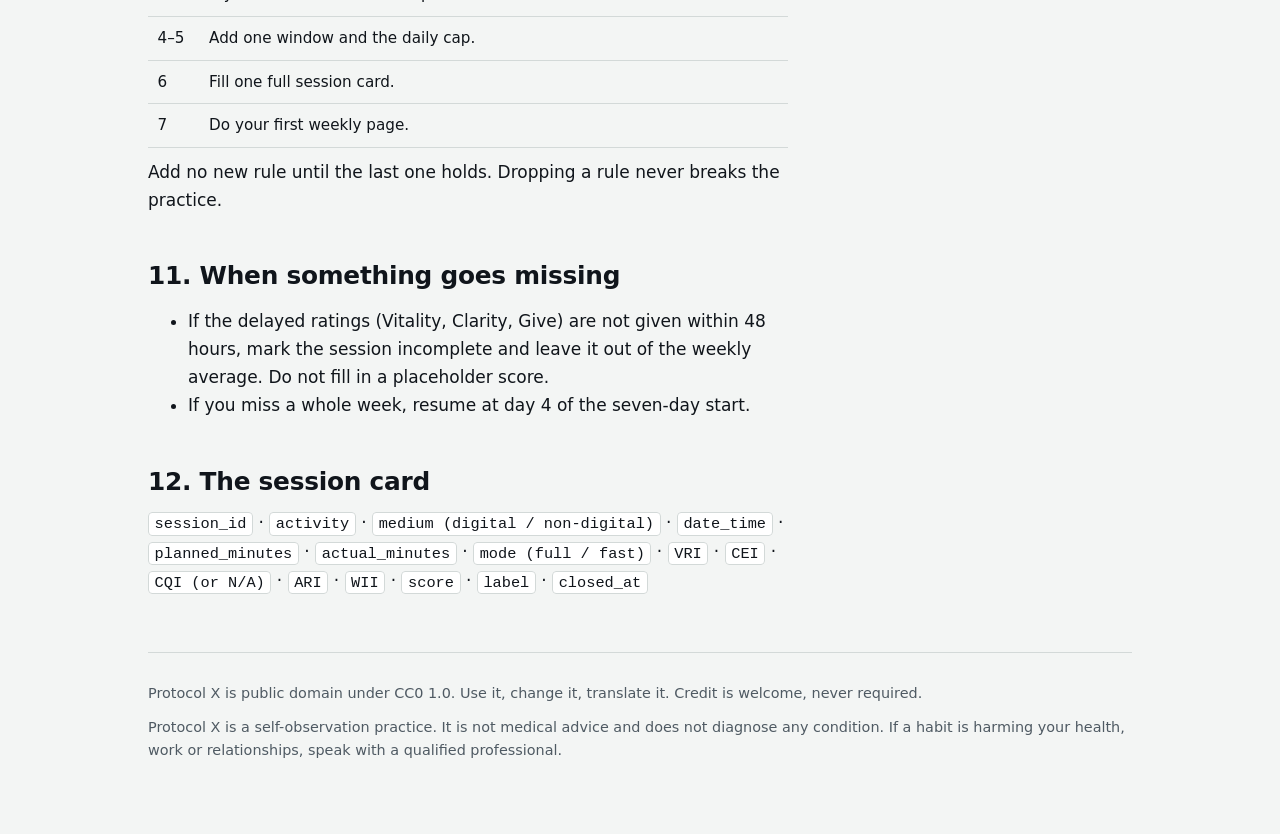
<file: spec.html>
<!doctype html>
<html lang="en" dir="ltr">
<head>
<meta charset="utf-8">
<meta http-equiv="Content-Security-Policy" content="default-src 'none'; script-src 'self'; style-src 'self' 'unsafe-inline'; img-src 'self' data: blob:; connect-src 'none'; base-uri 'none'; form-action 'none'">
<meta name="referrer" content="no-referrer">
<meta name="viewport" content="width=device-width, initial-scale=1">
<title>Protocol X: the practice, in full</title>
<meta name="description" content="The full Protocol X practice: the loop, five readings, the score, limits, weekly review and a seven-day start.">
<meta property="og:type" content="website">
<meta property="og:title" content="Protocol X: the practice, in full">
<meta property="og:description" content="The full Protocol X practice: the loop, five readings, the score, limits, weekly review and a seven-day start.">
<meta property="og:locale" content="en_US">
<meta name="robots" content="index,follow,max-snippet:-1">
<meta name="theme-color" content="#2447e0">
<link rel="icon" href="data:image/svg+xml,%3Csvg xmlns='http://www.w3.org/2000/svg' viewBox='0 0 100 100'%3E%3Cline x1='18' y1='82' x2='82' y2='18' stroke='%232447e0' stroke-width='16' stroke-linecap='round'/%3E%3Cline x1='18' y1='18' x2='82' y2='82' stroke='%23a86d00' stroke-width='16' stroke-linecap='round'/%3E%3C/svg%3E">
<link rel="stylesheet" href="assets/px.css">

</head>
<body>
<div class="wrap">
<header class="top"><a class="brand" href="index.html"><svg viewBox="0 0 100 100" aria-hidden="true"><line x1="18" y1="82" x2="82" y2="18" stroke="var(--blue)" stroke-width="16" stroke-linecap="round"/><line x1="18" y1="18" x2="82" y2="82" stroke="var(--amber)" stroke-width="16" stroke-linecap="round"/></svg>Protocol X</a>
<nav aria-label="Main"><a href="tools/timer.html">Timer</a><a href="tools/card.html">Score card</a><a href="tools/weekmap.html">Week map</a><a href="spec.html" aria-current="page">Spec</a><a href="ar/spec.html" hreflang="ar" lang="ar">العربية</a></nav></header>
<main class="read"><h1>Protocol X</h1>
<p>A practice for setting leisure apart, using it on purpose, and keeping it in bounds.</p>
<p>Edition: October 2026 · License: CC0 (public domain; credit to "Protocol X" is welcome, never required)</p>
<hr />
<h2>1. What it is</h2>
<p>Protocol X treats leisure as something you set apart from the rest of your day, use deliberately, and keep within limits you chose. It does not rank activities by type. It looks at what a session left behind.</p>
<p>It runs on paper, in a spreadsheet, in a notes app or in chat. You need a timer and the session card.</p>
<p>Protocol X is a self-observation practice. It is not medical advice, and it does not diagnose or treat any condition. If a habit is harming your health, work or relationships, speak with a qualified professional.</p>
<h2>2. The loop</h2>
<div class="tw"><table>
<thead>
<tr>
<th>Step</th>
<th>What you do</th>
</tr>
</thead>
<tbody>
<tr>
<td><strong>Set apart</strong></td>
<td>Choose one activity, a window and a duration. Start a timer that alerts at 80% of the duration.</td>
</tr>
<tr>
<td><strong>Use</strong></td>
<td>Do the activity inside the window. Stop at the timer.</td>
</tr>
<tr>
<td><strong>Read</strong></td>
<td>Rate the session on the five readings below.</td>
</tr>
<tr>
<td><strong>Review</strong></td>
<td>Once a week, average the sessions and look at the pattern.</td>
</tr>
</tbody>
</table></div>
<p><strong>Fast mode.</strong> On a day when the full card is too much, answer three questions in words instead: did it leave you restored, neutral or drained? Did it touch your work? Was it easy or hard to stop? No numbers. A fast session counts toward your minutes and limits, but not toward the weekly readings or score.</p>
<h2>3. The five readings</h2>
<p>Each reading is rated 0 to 10 about the session you just finished.</p>
<div class="tw"><table>
<thead>
<tr>
<th>Code</th>
<th>Reading</th>
<th>0 means</th>
<th>5 means</th>
<th>10 means</th>
</tr>
</thead>
<tbody>
<tr>
<td>VRI</td>
<td>Vitality</td>
<td>More depleted than before</td>
<td>No change</td>
<td>Clearly restored, ready to work</td>
</tr>
<tr>
<td>CEI</td>
<td>Clarity</td>
<td>Foggy, scattered</td>
<td>No effect</td>
<td>A new idea or clear thinking</td>
</tr>
<tr>
<td>CQI</td>
<td>Give</td>
<td>Isolated or closed off</td>
<td>Neutral</td>
<td>Wanting to share or give</td>
</tr>
<tr>
<td>ARI</td>
<td><strong>Pull</strong></td>
<td>No wish to repeat it</td>
<td>Moderate, controlled wish</td>
<td>Hard to stop; keeps returning to mind</td>
</tr>
<tr>
<td>WII</td>
<td>Spill</td>
<td>No effect on work</td>
<td>Minor delay, managed</td>
<td>Work obligations cancelled</td>
</tr>
</tbody>
</table></div>
<p><strong>Give (CQI)</strong> has two forms. In a shared activity it asks how connected you felt. In a solo activity (a walk, writing, quiet) it asks how much patience, warmth or willingness to give you carry out of it. If neither fits, mark it <strong>N/A</strong>.</p>
<p><strong>Pull (ARI)</strong> is your own rating of how hard it was to stop. It is not a clinical measure.</p>
<p>When to rate: ARI and WII immediately after the session. VRI, CEI and CQI four to twenty-four hours later, then close the card.</p>
<h2>4. The score</h2>
<p>Weights:</p>
<div class="tw"><table>
<thead>
<tr>
<th>Reading</th>
<th>Weight</th>
<th>Direction</th>
</tr>
</thead>
<tbody>
<tr>
<td>VRI</td>
<td>0.30</td>
<td>higher is better</td>
</tr>
<tr>
<td>CEI</td>
<td>0.25</td>
<td>higher is better</td>
</tr>
<tr>
<td>CQI</td>
<td>0.15</td>
<td>higher is better</td>
</tr>
<tr>
<td>ARI</td>
<td>0.15</td>
<td>lower is better, scored as 10 − ARI</td>
</tr>
<tr>
<td>WII</td>
<td>0.15</td>
<td>lower is better, scored as 10 − WII</td>
</tr>
</tbody>
</table></div>
<pre class="f2"><code>Score = Σ(weight × value) ÷ Σ(weight)      over the readings that apply
</code></pre>
<p>With all five rated, the weights sum to 1 and this equals:</p>
<pre class="f2"><code>Score = 0.30×VRI + 0.25×CEI + 0.15×CQI + 0.15×(10−ARI) + 0.15×(10−WII)
</code></pre>
<p>If CQI is N/A, it drops out and the other four weights are scaled up in proportion (VRI 0.353, CEI 0.294, ARI 0.176, WII 0.176).</p>
<p><strong>Safety gate.</strong> If ARI ≥ 7 or WII ≥ 6, the score is capped at 3.9 and the session is labelled Harmful, however well it scored elsewhere.</p>
<div class="tw"><table>
<thead>
<tr>
<th>Score</th>
<th>Label</th>
</tr>
</thead>
<tbody>
<tr>
<td>8.0 – 10</td>
<td>Enhancing</td>
</tr>
<tr>
<td>6.0 – 7.9</td>
<td>Acceptable</td>
</tr>
<tr>
<td>4.0 – 5.9</td>
<td>Warning</td>
</tr>
<tr>
<td>below 4.0</td>
<td>Harmful</td>
</tr>
</tbody>
</table></div>
<h2>5. Limits</h2>
<p>Defaults. Every number is yours to change.</p>
<div class="tw"><table>
<thead>
<tr>
<th>Limit</th>
<th>Default</th>
</tr>
</thead>
<tbody>
<tr>
<td>Daily cap</td>
<td>120 minutes of leisure</td>
</tr>
<tr>
<td>Weekly digital allowance</td>
<td>the <strong>lower</strong> of 480 minutes and 50% of the week's total leisure minutes</td>
</tr>
<tr>
<td>Weekly digital-free day</td>
<td>1 day</td>
</tr>
<tr>
<td>Block before sleep</td>
<td>no high-interaction digital leisure in the last 60 minutes</td>
</tr>
</tbody>
</table></div>
<p>When two limits disagree, the stricter one applies.</p>
<h2>6. Work boundaries</h2>
<ul>
<li>Do the day's minimum work before leisure.</li>
<li>Keep leisure inside the windows you set.</li>
<li>Keep the first and last hour of work free of leisure.</li>
<li>Every session is timed.</li>
</ul>
<h2>7. Decisions from the readings</h2>
<p>Applied in this order when more than one fits.</p>
<div class="tw"><table>
<thead>
<tr>
<th>If</th>
<th>Then</th>
</tr>
</thead>
<tbody>
<tr>
<td>ARI ≥ 7 or WII ≥ 6</td>
<td>Reduce (ARI 7–8) or stop (ARI ≥ 9)</td>
</tr>
<tr>
<td>ARI ≥ 6 for two weeks in a row</td>
<td>A 7-day digital fast, then a gradual return: 25%, 50%, 100% over three weeks</td>
</tr>
<tr>
<td>VRI ≤ 4 and CEI ≤ 4</td>
<td>The activity is draining. Replace it</td>
</tr>
<tr>
<td>VRI ≥ 7 and WII ≤ 3</td>
<td>It fuels your work. Keep it close to work time</td>
</tr>
<tr>
<td>CEI ≥ 7 and ARI ≤ 3</td>
<td>Schedule it before creative work</td>
</tr>
</tbody>
</table></div>
<h2>8. Weekly review</h2>
<p>Average each reading across the week, weighted by session length:</p>
<pre class="f2"><code>weekly value = Σ(reading × minutes) ÷ Σ(minutes)
</code></pre>
<p>Targets: VRI ≥ 6 · CEI ≥ 6 · CQI ≥ 5 · ARI ≤ 4 · WII ≤ 3 · Score ≥ 7.</p>
<p>Change <strong>at most one rule per month</strong>, and write down what you changed.</p>
<h2>9. Optional supports</h2>
<p>Off by default. Switch on only what you choose.</p>
<ul>
<li><strong>Partner.</strong> Share your weekly page with one person you pick. A partner supports; they do not control.</li>
<li><strong>24-hour pause.</strong> After a session with Pull ≥ 6 or a daily-cap breach, pause that activity for a day.</li>
<li><strong>Gradual swap.</strong> Replace 25% of a draining activity each week with one that restores you.</li>
<li><strong>20/20 technique.</strong> Twenty minutes of digital leisure, then twenty minutes of focused work before more digital. It suits days when you reach for the screen without choosing to. It does not suit a film, a match or an evening with friends.</li>
</ul>
<h2>10. Start in seven days</h2>
<div class="tw"><table>
<thead>
<tr>
<th>Day</th>
<th>Do</th>
</tr>
</thead>
<tbody>
<tr>
<td>1</td>
<td>List three activities you already do. Use a timer only.</td>
</tr>
<tr>
<td>2–3</td>
<td>After each session, answer three questions: Did it restore me? Did it affect my work? Was it hard to stop?</td>
</tr>
<tr>
<td>4–5</td>
<td>Add one window and the daily cap.</td>
</tr>
<tr>
<td>6</td>
<td>Fill one full session card.</td>
</tr>
<tr>
<td>7</td>
<td>Do your first weekly page.</td>
</tr>
</tbody>
</table></div>
<p>Add no new rule until the last one holds. Dropping a rule never breaks the practice.</p>
<h2>11. When something goes missing</h2>
<ul>
<li>If the delayed ratings (Vitality, Clarity, Give) are not given within 48 hours, mark the session incomplete and leave it out of the weekly average. Do not fill in a placeholder score.</li>
<li>If you miss a whole week, resume at day 4 of the seven-day start.</li>
</ul>
<h2>12. The session card</h2>
<p><code>session_id</code> · <code>activity</code> · <code>medium (digital / non-digital)</code> · <code>date_time</code> · <code>planned_minutes</code> · <code>actual_minutes</code> · <code>mode (full / fast)</code> · <code>VRI</code> · <code>CEI</code> · <code>CQI (or N/A)</code> · <code>ARI</code> · <code>WII</code> · <code>score</code> · <code>label</code> · <code>closed_at</code></p></main>
<footer>
<p>Protocol X is public domain under CC0 1.0. Use it, change it, translate it. Credit is welcome, never required.</p>
<p>Protocol X is a self-observation practice. It is not medical advice and does not diagnose any condition. If a habit is harming your health, work or relationships, speak with a qualified professional.</p>
</footer>
</div>
</body></html>
</file>
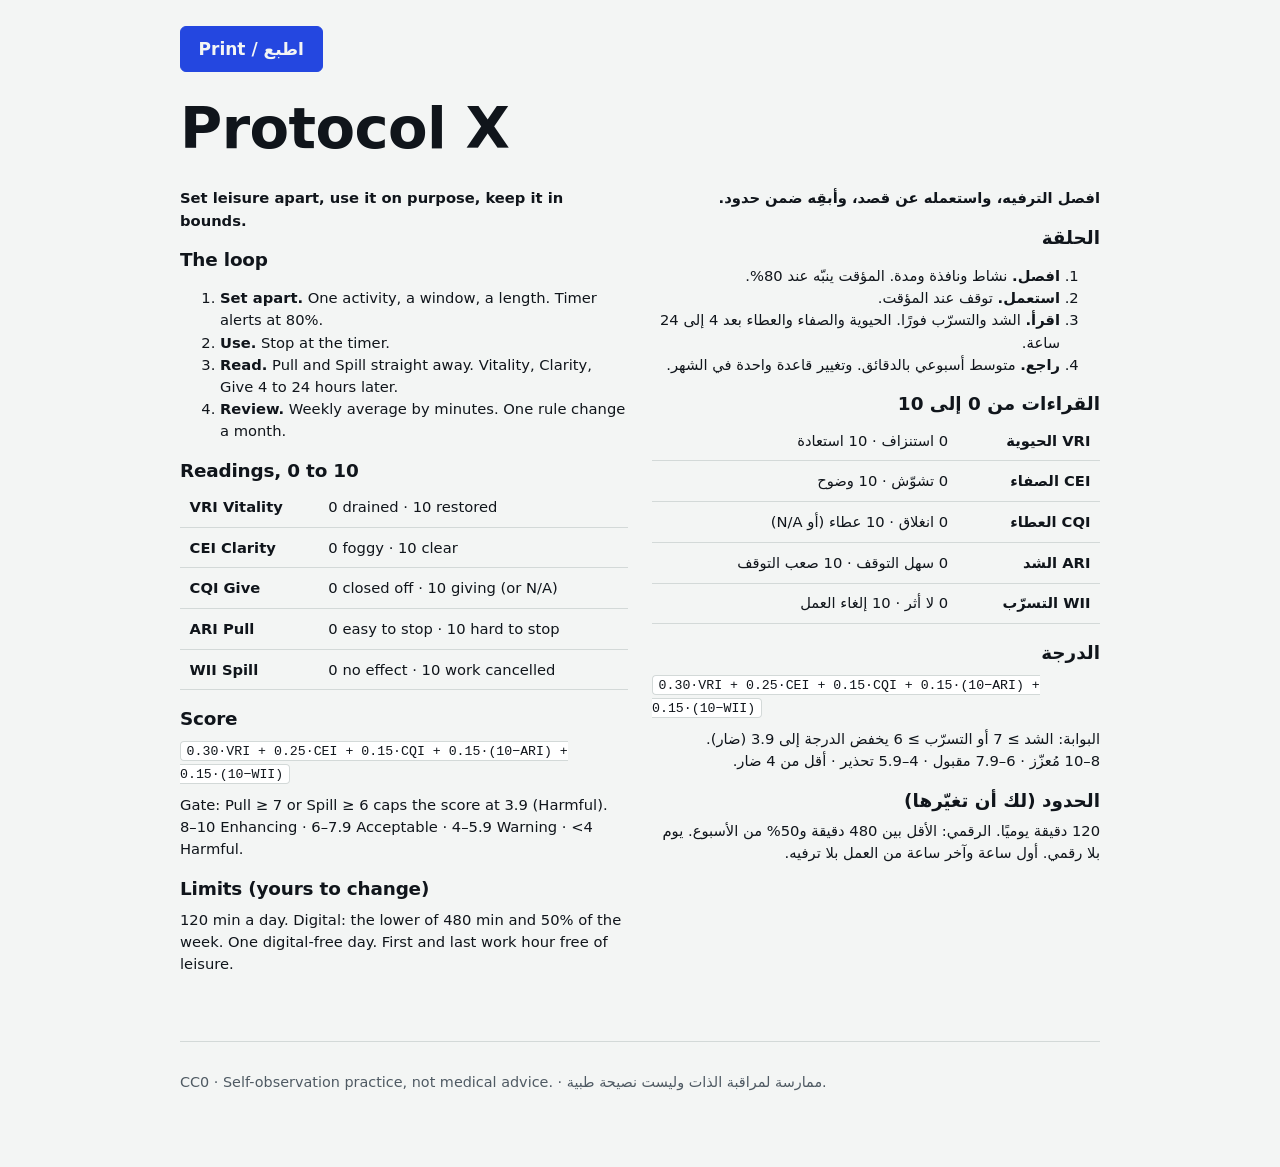
<file: 01-KITS/onepage.html>
<!doctype html>
<html lang="en" dir="ltr">
<head>
<meta charset="utf-8">
<meta http-equiv="Content-Security-Policy" content="default-src 'none'; script-src 'self'; style-src 'self' 'unsafe-inline'; img-src 'self' data:; connect-src 'none'; base-uri 'none'; form-action 'none'">
<meta name="viewport" content="width=device-width, initial-scale=1">
<title>Protocol X: one page</title>
<link rel="stylesheet" href="../assets/px.css">
<style>
 .sheet{max-width:60rem}
 .two{display:grid;grid-template-columns:1fr 1fr;gap:1.5rem}
 @media(max-width:46rem){.two{grid-template-columns:1fr}}
 .two h2{font-size:1.15rem;margin:1.1rem 0 .4rem}
 .two p,.two li,.two td,.two th{font-size:.92rem;line-height:1.5}
 @media print{@page{size:A4;margin:12mm}.wrap{padding:0}h1{font-size:1.6rem;margin:.2rem 0}}
</style>
</head>
<body><div class="wrap sheet">
<p class="noprint"><button class="p" data-print>Print / اطبع</button></p>
<h1>Protocol X</h1>
<div class="two">
<div lang="en" dir="ltr">
<p><strong>Set leisure apart, use it on purpose, keep it in bounds.</strong></p>
<h2>The loop</h2>
<ol><li><b>Set apart.</b> One activity, a window, a length. Timer alerts at 80%.</li><li><b>Use.</b> Stop at the timer.</li><li><b>Read.</b> Pull and Spill straight away. Vitality, Clarity, Give 4 to 24 hours later.</li><li><b>Review.</b> Weekly average by minutes. One rule change a month.</li></ol>
<h2>Readings, 0 to 10</h2>
<table><tr><th>VRI Vitality</th><td>0 drained · 10 restored</td></tr><tr><th>CEI Clarity</th><td>0 foggy · 10 clear</td></tr><tr><th>CQI Give</th><td>0 closed off · 10 giving (or N/A)</td></tr><tr><th>ARI Pull</th><td>0 easy to stop · 10 hard to stop</td></tr><tr><th>WII Spill</th><td>0 no effect · 10 work cancelled</td></tr></table>
<h2>Score</h2>
<p><code>0.30·VRI + 0.25·CEI + 0.15·CQI + 0.15·(10−ARI) + 0.15·(10−WII)</code></p>
<p>Gate: Pull ≥ 7 or Spill ≥ 6 caps the score at 3.9 (Harmful).<br>8–10 Enhancing · 6–7.9 Acceptable · 4–5.9 Warning · &lt;4 Harmful.</p>
<h2>Limits (yours to change)</h2>
<p>120 min a day. Digital: the lower of 480 min and 50% of the week. One digital-free day. First and last work hour free of leisure.</p>
</div>
<div lang="ar" dir="rtl">
<p><strong>افصل الترفيه، واستعمله عن قصد، وأبقِه ضمن حدود.</strong></p>
<h2>الحلقة</h2>
<ol><li><b>افصل.</b> نشاط ونافذة ومدة. المؤقت ينبّه عند 80%.</li><li><b>استعمل.</b> توقف عند المؤقت.</li><li><b>اقرأ.</b> الشد والتسرّب فورًا. الحيوية والصفاء والعطاء بعد 4 إلى 24 ساعة.</li><li><b>راجع.</b> متوسط أسبوعي بالدقائق. وتغيير قاعدة واحدة في الشهر.</li></ol>
<h2>القراءات من 0 إلى 10</h2>
<table><tr><th>VRI الحيوية</th><td>0 استنزاف · 10 استعادة</td></tr><tr><th>CEI الصفاء</th><td>0 تشوّش · 10 وضوح</td></tr><tr><th>CQI العطاء</th><td>0 انغلاق · 10 عطاء (أو N/A)</td></tr><tr><th>ARI الشد</th><td>0 سهل التوقف · 10 صعب التوقف</td></tr><tr><th>WII التسرّب</th><td>0 لا أثر · 10 إلغاء العمل</td></tr></table>
<h2>الدرجة</h2>
<p dir="ltr" style="text-align:left"><code>0.30·VRI + 0.25·CEI + 0.15·CQI + 0.15·(10−ARI) + 0.15·(10−WII)</code></p>
<p>البوابة: الشد ≥ 7 أو التسرّب ≥ 6 يخفض الدرجة إلى 3.9 (ضار).<br>8–10 مُعزّز · 6–7.9 مقبول · 4–5.9 تحذير · أقل من 4 ضار.</p>
<h2>الحدود (لك أن تغيّرها)</h2>
<p>120 دقيقة يوميًا. الرقمي: الأقل بين 480 دقيقة و50% من الأسبوع. يوم بلا رقمي. أول ساعة وآخر ساعة من العمل بلا ترفيه.</p>
</div>
</div>
<footer><p>CC0 · Self-observation practice, not medical advice. · ممارسة لمراقبة الذات وليست نصيحة طبية.</p></footer>
</div><script src="../assets/px.js"></script><script src="../assets/kit.js"></script></body></html>
</file>
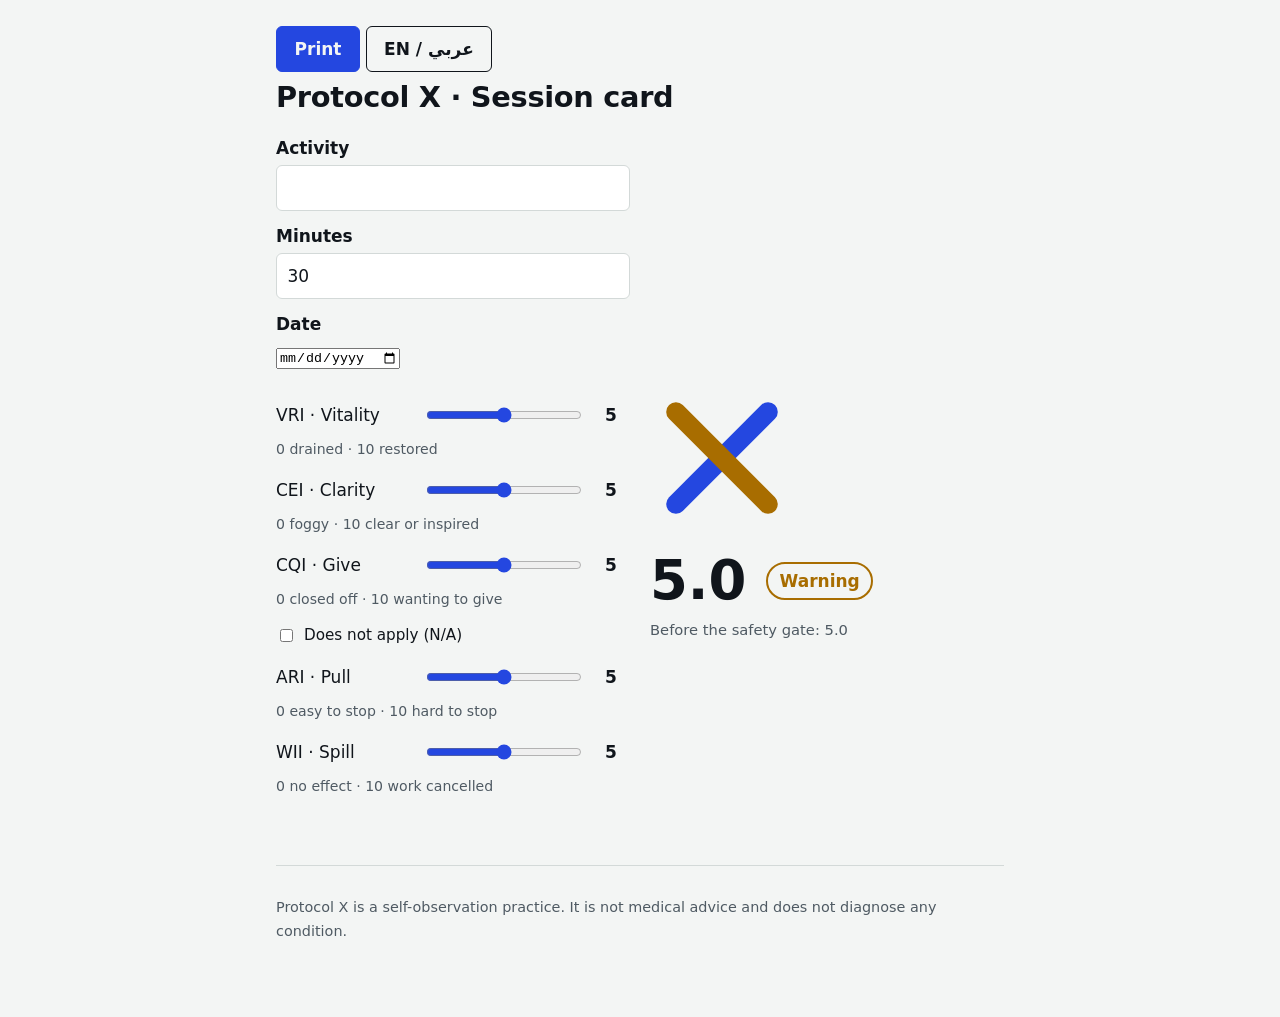
<file: 01-KITS/session-card.html>
<!doctype html>
<html lang="en" dir="ltr">
<head>
<meta charset="utf-8">
<meta http-equiv="Content-Security-Policy" content="default-src 'none'; script-src 'self'; style-src 'self' 'unsafe-inline'; img-src 'self' data:; connect-src 'none'; base-uri 'none'; form-action 'none'">
<meta name="viewport" content="width=device-width, initial-scale=1">
<title>Protocol X: session card</title>
<link rel="stylesheet" href="../assets/px.css">
<style>@media print{@page{size:A5 landscape;margin:8mm}}</style>
</head>
<body><div class="wrap read" style="max-width:48rem">
<p class="noprint"><button class="p" data-print>Print</button> <button data-lang>EN / عربي</button></p>
<h1 style="font-size:1.8rem;margin:.5rem 0">Protocol X · <span id="ttl"></span></h1>
<div class="grid2">
<div><label class="f" for="a" id="la"></label><input id="a" type="text"><label class="f" for="m" id="lm"></label><input id="m" type="number" min="1" value="30"><label class="f" for="d" id="ld"></label><input id="d" type="date"></div>
<div id="out"></div></div>
<div id="calc" style="margin-top:1rem"></div>
<footer><p id="disc"></p></footer>
</div>
<script src="../assets/px.js"></script>
<script src="../assets/kit.js"></script></body></html>
</file>
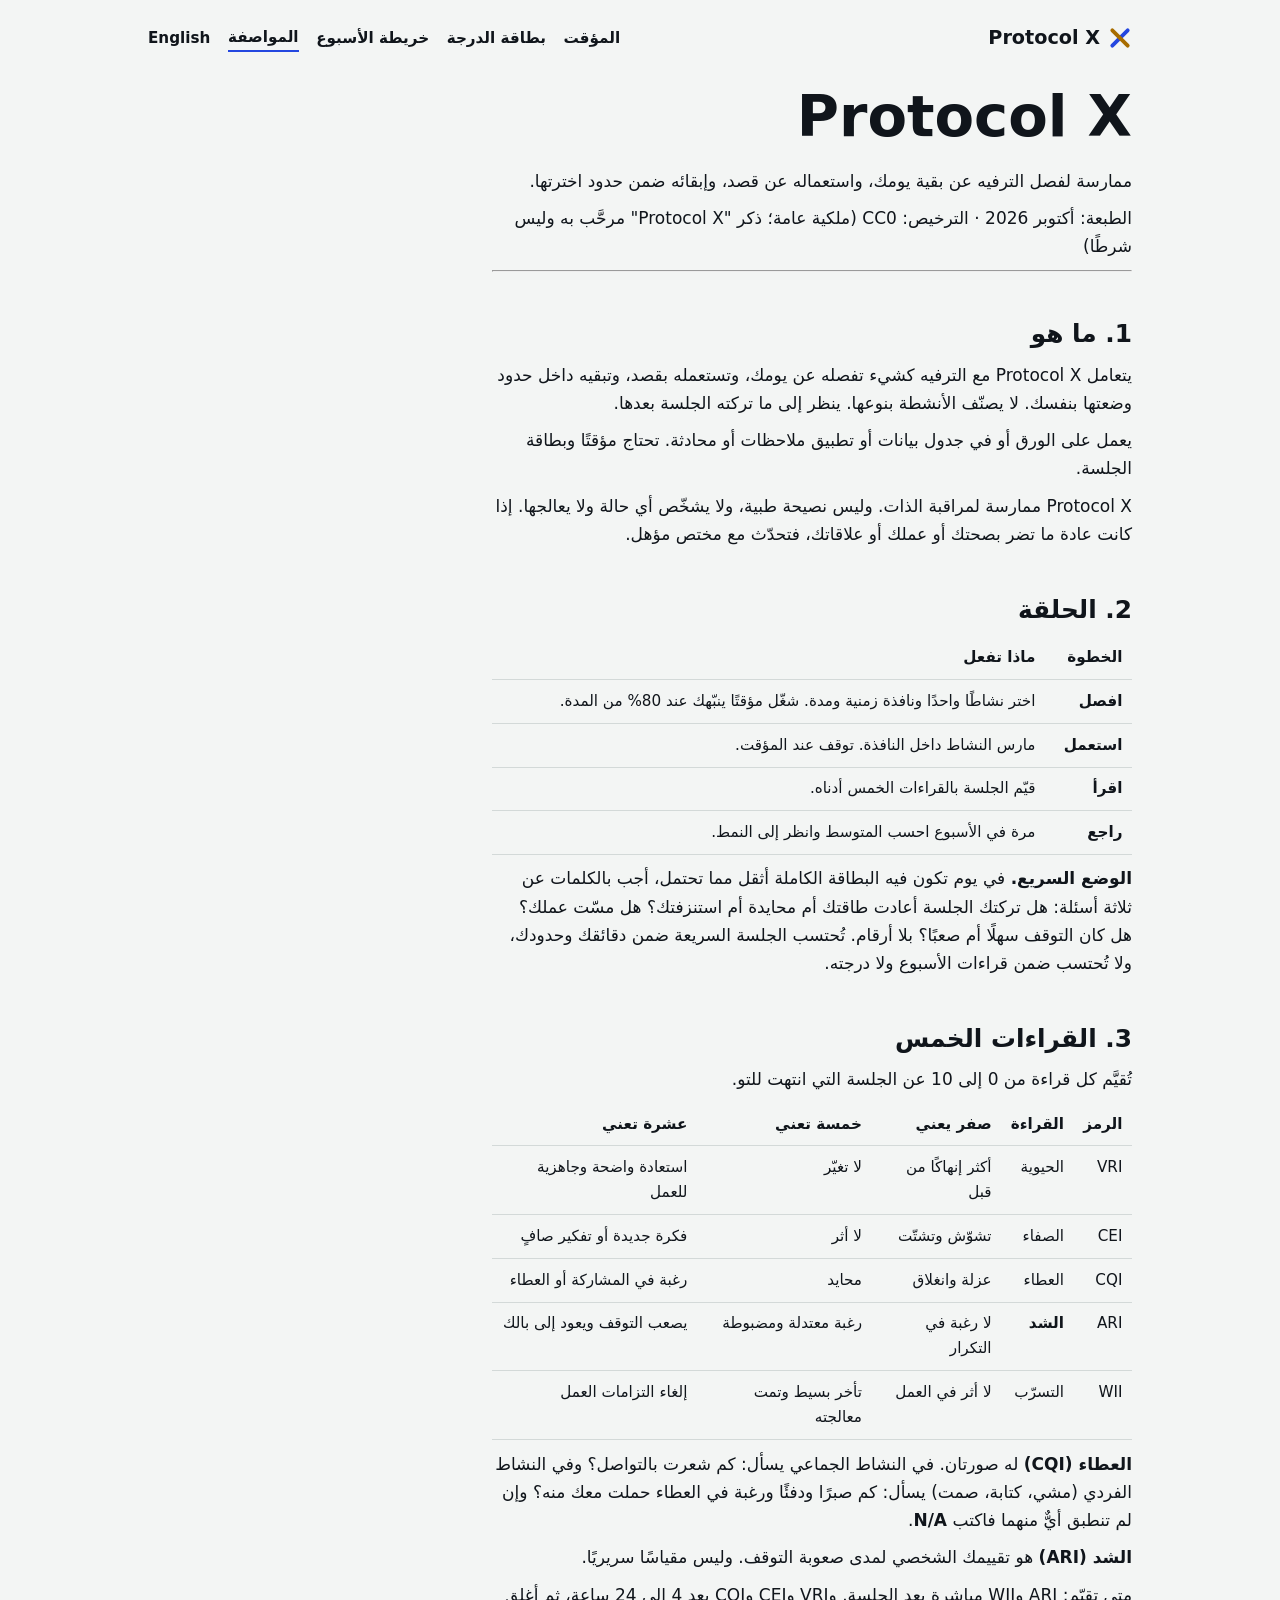
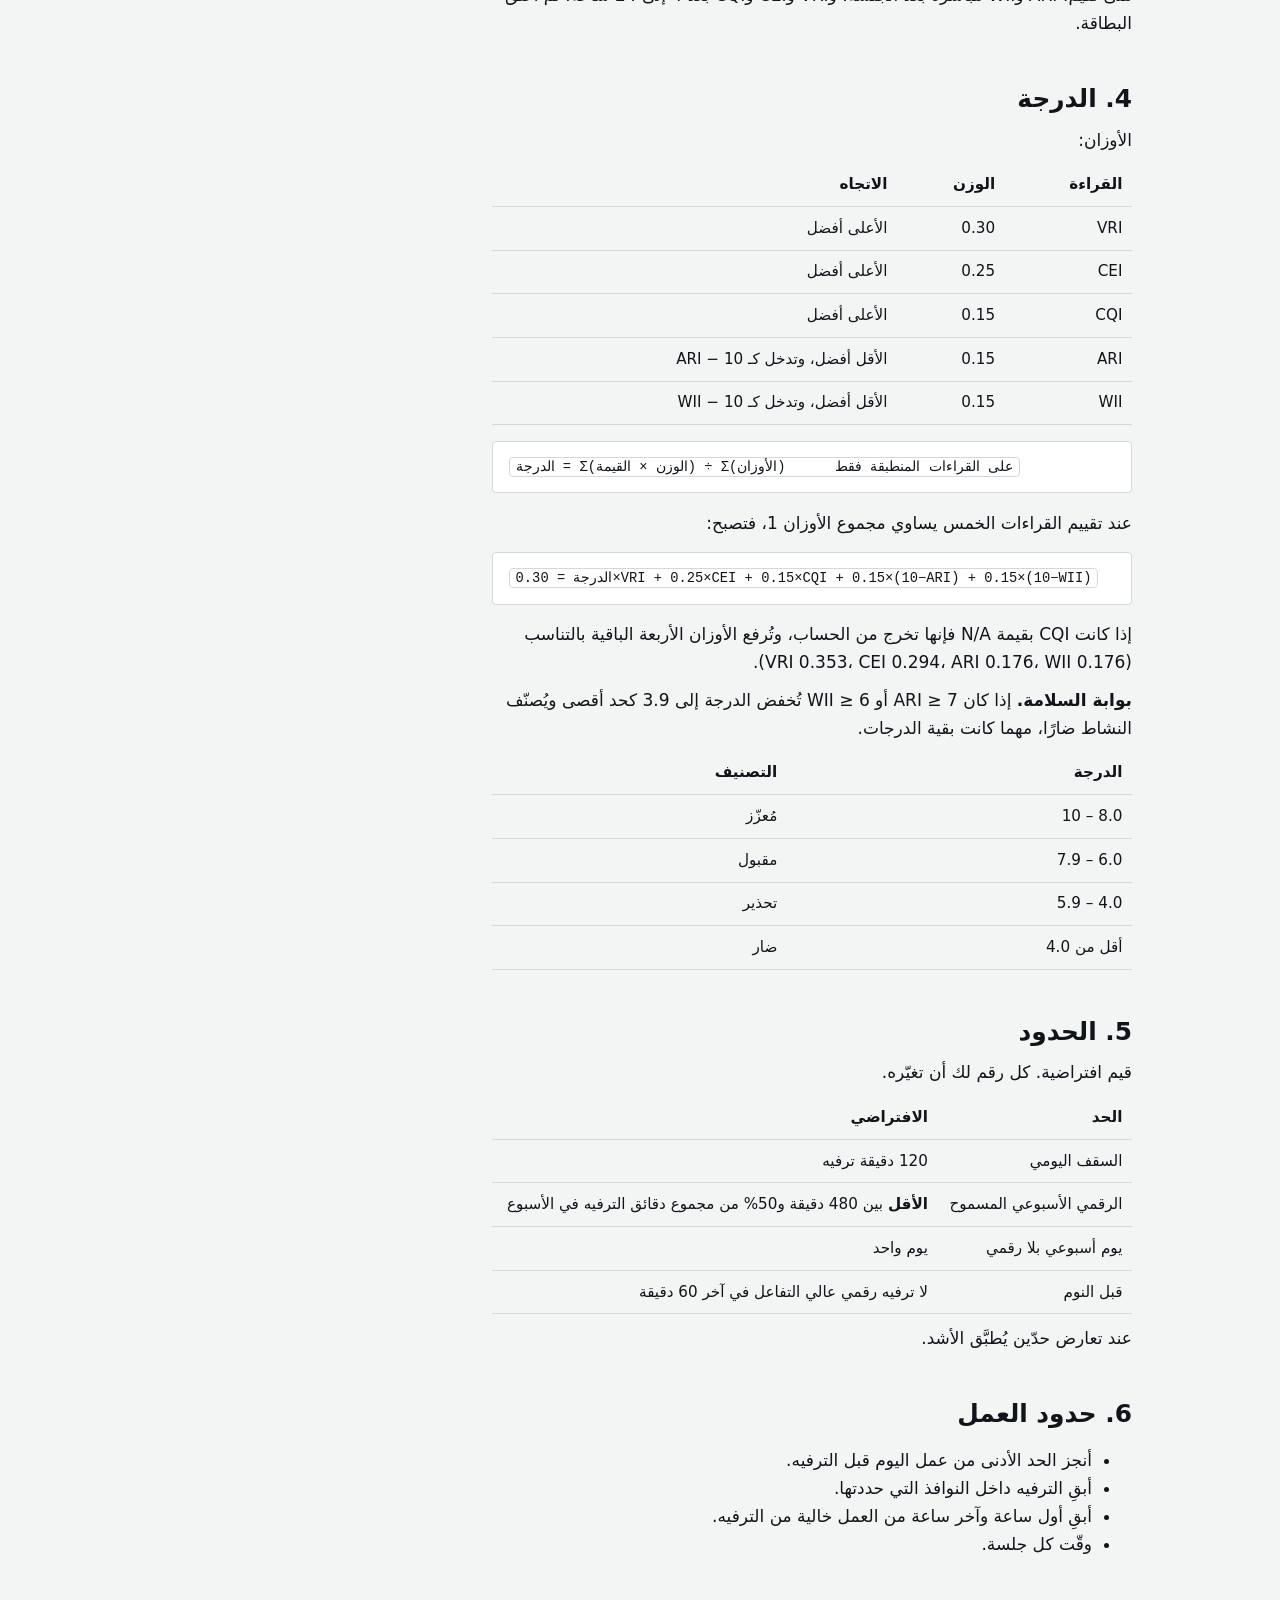
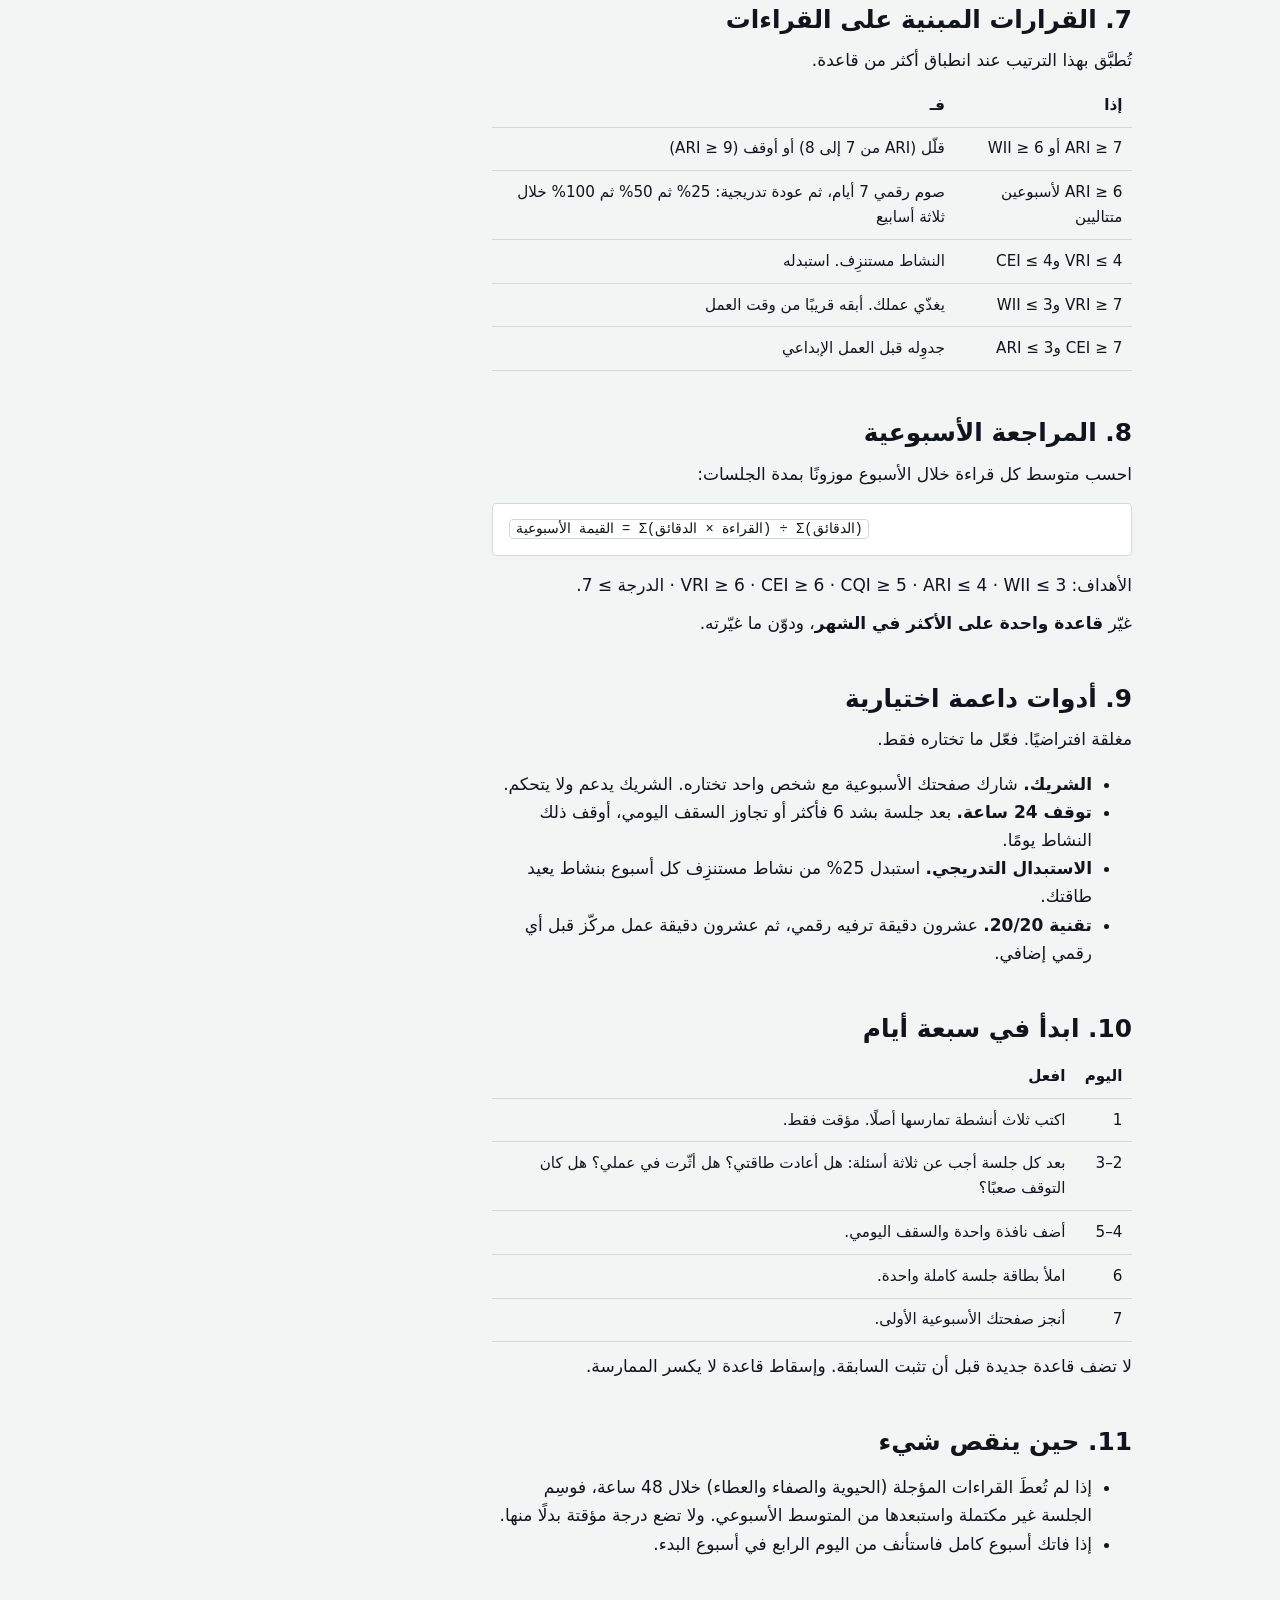
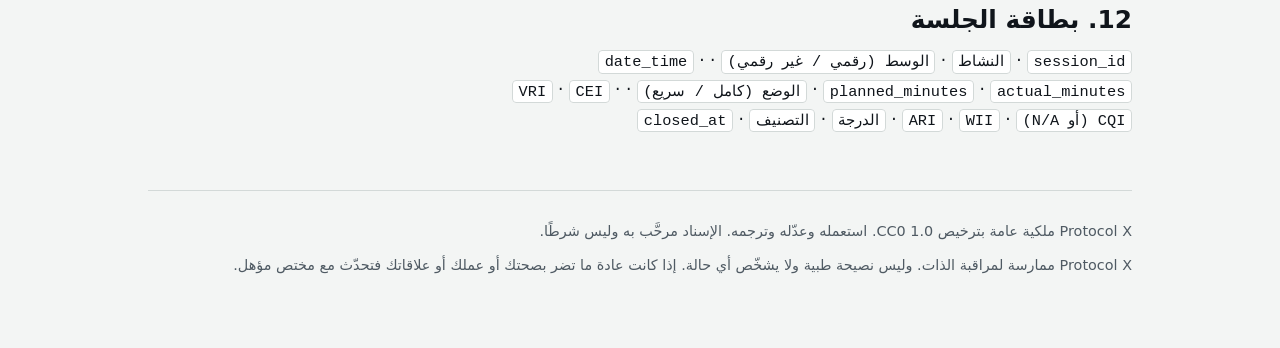
<file: ar/spec.html>
<!doctype html>
<html lang="ar" dir="rtl">
<head>
<meta charset="utf-8">
<meta http-equiv="Content-Security-Policy" content="default-src 'none'; script-src 'self'; style-src 'self' 'unsafe-inline'; img-src 'self' data: blob:; connect-src 'none'; base-uri 'none'; form-action 'none'">
<meta name="referrer" content="no-referrer">
<meta name="viewport" content="width=device-width, initial-scale=1">
<title>Protocol X: الممارسة كاملة</title>
<meta name="description" content="ممارسة Protocol X كاملة: الحلقة والقراءات الخمس والدرجة والحدود والمراجعة الأسبوعية وأسبوع البدء.">
<meta property="og:type" content="website">
<meta property="og:title" content="Protocol X: الممارسة كاملة">
<meta property="og:description" content="ممارسة Protocol X كاملة: الحلقة والقراءات الخمس والدرجة والحدود والمراجعة الأسبوعية وأسبوع البدء.">
<meta property="og:locale" content="ar_AR">
<meta name="robots" content="index,follow,max-snippet:-1">
<meta name="theme-color" content="#2447e0">
<link rel="icon" href="data:image/svg+xml,%3Csvg xmlns='http://www.w3.org/2000/svg' viewBox='0 0 100 100'%3E%3Cline x1='18' y1='82' x2='82' y2='18' stroke='%232447e0' stroke-width='16' stroke-linecap='round'/%3E%3Cline x1='18' y1='18' x2='82' y2='82' stroke='%23a86d00' stroke-width='16' stroke-linecap='round'/%3E%3C/svg%3E">
<link rel="stylesheet" href="../assets/px.css">

</head>
<body>
<div class="wrap">
<header class="top"><a class="brand" href="index.html"><svg viewBox="0 0 100 100" aria-hidden="true"><line x1="18" y1="82" x2="82" y2="18" stroke="var(--blue)" stroke-width="16" stroke-linecap="round"/><line x1="18" y1="18" x2="82" y2="82" stroke="var(--amber)" stroke-width="16" stroke-linecap="round"/></svg>Protocol X</a>
<nav aria-label="القائمة"><a href="tools/timer.html">المؤقت</a><a href="tools/card.html">بطاقة الدرجة</a><a href="tools/weekmap.html">خريطة الأسبوع</a><a href="spec.html" aria-current="page">المواصفة</a><a href="../spec.html" hreflang="en" lang="en">English</a></nav></header>
<main class="read"><h1>Protocol X</h1>
<p>ممارسة لفصل الترفيه عن بقية يومك، واستعماله عن قصد، وإبقائه ضمن حدود اخترتها.</p>
<p>الطبعة: أكتوبر 2026 · الترخيص: CC0 (ملكية عامة؛ ذكر "Protocol X" مرحَّب به وليس شرطًا)</p>
<hr />
<h2>1. ما هو</h2>
<p>يتعامل Protocol X مع الترفيه كشيء تفصله عن يومك، وتستعمله بقصد، وتبقيه داخل حدود وضعتها بنفسك. لا يصنّف الأنشطة بنوعها. ينظر إلى ما تركته الجلسة بعدها.</p>
<p>يعمل على الورق أو في جدول بيانات أو تطبيق ملاحظات أو محادثة. تحتاج مؤقتًا وبطاقة الجلسة.</p>
<p>Protocol X ممارسة لمراقبة الذات. وليس نصيحة طبية، ولا يشخّص أي حالة ولا يعالجها. إذا كانت عادة ما تضر بصحتك أو عملك أو علاقاتك، فتحدّث مع مختص مؤهل.</p>
<h2>2. الحلقة</h2>
<div class="tw"><table>
<thead>
<tr>
<th>الخطوة</th>
<th>ماذا تفعل</th>
</tr>
</thead>
<tbody>
<tr>
<td><strong>افصل</strong></td>
<td>اختر نشاطًا واحدًا ونافذة زمنية ومدة. شغّل مؤقتًا ينبّهك عند 80% من المدة.</td>
</tr>
<tr>
<td><strong>استعمل</strong></td>
<td>مارس النشاط داخل النافذة. توقف عند المؤقت.</td>
</tr>
<tr>
<td><strong>اقرأ</strong></td>
<td>قيّم الجلسة بالقراءات الخمس أدناه.</td>
</tr>
<tr>
<td><strong>راجع</strong></td>
<td>مرة في الأسبوع احسب المتوسط وانظر إلى النمط.</td>
</tr>
</tbody>
</table></div>
<p><strong>الوضع السريع.</strong> في يوم تكون فيه البطاقة الكاملة أثقل مما تحتمل، أجب بالكلمات عن ثلاثة أسئلة: هل تركتك الجلسة أعادت طاقتك أم محايدة أم استنزفتك؟ هل مسّت عملك؟ هل كان التوقف سهلًا أم صعبًا؟ بلا أرقام. تُحتسب الجلسة السريعة ضمن دقائقك وحدودك، ولا تُحتسب ضمن قراءات الأسبوع ولا درجته.</p>
<h2>3. القراءات الخمس</h2>
<p>تُقيَّم كل قراءة من 0 إلى 10 عن الجلسة التي انتهت للتو.</p>
<div class="tw"><table>
<thead>
<tr>
<th>الرمز</th>
<th>القراءة</th>
<th>صفر يعني</th>
<th>خمسة تعني</th>
<th>عشرة تعني</th>
</tr>
</thead>
<tbody>
<tr>
<td>VRI</td>
<td>الحيوية</td>
<td>أكثر إنهاكًا من قبل</td>
<td>لا تغيّر</td>
<td>استعادة واضحة وجاهزية للعمل</td>
</tr>
<tr>
<td>CEI</td>
<td>الصفاء</td>
<td>تشوّش وتشتّت</td>
<td>لا أثر</td>
<td>فكرة جديدة أو تفكير صافٍ</td>
</tr>
<tr>
<td>CQI</td>
<td>العطاء</td>
<td>عزلة وانغلاق</td>
<td>محايد</td>
<td>رغبة في المشاركة أو العطاء</td>
</tr>
<tr>
<td>ARI</td>
<td><strong>الشد</strong></td>
<td>لا رغبة في التكرار</td>
<td>رغبة معتدلة ومضبوطة</td>
<td>يصعب التوقف ويعود إلى بالك</td>
</tr>
<tr>
<td>WII</td>
<td>التسرّب</td>
<td>لا أثر في العمل</td>
<td>تأخر بسيط وتمت معالجته</td>
<td>إلغاء التزامات العمل</td>
</tr>
</tbody>
</table></div>
<p><strong>العطاء (CQI)</strong> له صورتان. في النشاط الجماعي يسأل: كم شعرت بالتواصل؟ وفي النشاط الفردي (مشي، كتابة، صمت) يسأل: كم صبرًا ودفئًا ورغبة في العطاء حملت معك منه؟ وإن لم تنطبق أيٌّ منهما فاكتب <strong>N/A</strong>.</p>
<p><strong>الشد (ARI)</strong> هو تقييمك الشخصي لمدى صعوبة التوقف. وليس مقياسًا سريريًا.</p>
<p>متى تقيّم: ARI وWII مباشرة بعد الجلسة. وVRI وCEI وCQI بعد 4 إلى 24 ساعة، ثم أغلق البطاقة.</p>
<h2>4. الدرجة</h2>
<p>الأوزان:</p>
<div class="tw"><table>
<thead>
<tr>
<th>القراءة</th>
<th>الوزن</th>
<th>الاتجاه</th>
</tr>
</thead>
<tbody>
<tr>
<td>VRI</td>
<td>0.30</td>
<td>الأعلى أفضل</td>
</tr>
<tr>
<td>CEI</td>
<td>0.25</td>
<td>الأعلى أفضل</td>
</tr>
<tr>
<td>CQI</td>
<td>0.15</td>
<td>الأعلى أفضل</td>
</tr>
<tr>
<td>ARI</td>
<td>0.15</td>
<td>الأقل أفضل، وتدخل كـ 10 − ARI</td>
</tr>
<tr>
<td>WII</td>
<td>0.15</td>
<td>الأقل أفضل، وتدخل كـ 10 − WII</td>
</tr>
</tbody>
</table></div>
<pre class="f2"><code>الدرجة = Σ(الوزن × القيمة) ÷ Σ(الأوزان)      على القراءات المنطبقة فقط
</code></pre>
<p>عند تقييم القراءات الخمس يساوي مجموع الأوزان 1، فتصبح:</p>
<pre class="f2"><code>الدرجة = 0.30×VRI + 0.25×CEI + 0.15×CQI + 0.15×(10−ARI) + 0.15×(10−WII)
</code></pre>
<p>إذا كانت CQI بقيمة N/A فإنها تخرج من الحساب، وتُرفع الأوزان الأربعة الباقية بالتناسب (VRI 0.353، CEI 0.294، ARI 0.176، WII 0.176).</p>
<p><strong>بوابة السلامة.</strong> إذا كان ARI ≥ 7 أو WII ≥ 6 تُخفض الدرجة إلى 3.9 كحد أقصى ويُصنّف النشاط ضارًا، مهما كانت بقية الدرجات.</p>
<div class="tw"><table>
<thead>
<tr>
<th>الدرجة</th>
<th>التصنيف</th>
</tr>
</thead>
<tbody>
<tr>
<td>8.0 – 10</td>
<td>مُعزّز</td>
</tr>
<tr>
<td>6.0 – 7.9</td>
<td>مقبول</td>
</tr>
<tr>
<td>4.0 – 5.9</td>
<td>تحذير</td>
</tr>
<tr>
<td>أقل من 4.0</td>
<td>ضار</td>
</tr>
</tbody>
</table></div>
<h2>5. الحدود</h2>
<p>قيم افتراضية. كل رقم لك أن تغيّره.</p>
<div class="tw"><table>
<thead>
<tr>
<th>الحد</th>
<th>الافتراضي</th>
</tr>
</thead>
<tbody>
<tr>
<td>السقف اليومي</td>
<td>120 دقيقة ترفيه</td>
</tr>
<tr>
<td>الرقمي الأسبوعي المسموح</td>
<td><strong>الأقل</strong> بين 480 دقيقة و50% من مجموع دقائق الترفيه في الأسبوع</td>
</tr>
<tr>
<td>يوم أسبوعي بلا رقمي</td>
<td>يوم واحد</td>
</tr>
<tr>
<td>قبل النوم</td>
<td>لا ترفيه رقمي عالي التفاعل في آخر 60 دقيقة</td>
</tr>
</tbody>
</table></div>
<p>عند تعارض حدّين يُطبَّق الأشد.</p>
<h2>6. حدود العمل</h2>
<ul>
<li>أنجز الحد الأدنى من عمل اليوم قبل الترفيه.</li>
<li>أبقِ الترفيه داخل النوافذ التي حددتها.</li>
<li>أبقِ أول ساعة وآخر ساعة من العمل خالية من الترفيه.</li>
<li>وقّت كل جلسة.</li>
</ul>
<h2>7. القرارات المبنية على القراءات</h2>
<p>تُطبَّق بهذا الترتيب عند انطباق أكثر من قاعدة.</p>
<div class="tw"><table>
<thead>
<tr>
<th>إذا</th>
<th>فـ</th>
</tr>
</thead>
<tbody>
<tr>
<td>ARI ≥ 7 أو WII ≥ 6</td>
<td>قلّل (ARI من 7 إلى 8) أو أوقف (ARI ≥ 9)</td>
</tr>
<tr>
<td>ARI ≥ 6 لأسبوعين متتاليين</td>
<td>صوم رقمي 7 أيام، ثم عودة تدريجية: 25% ثم 50% ثم 100% خلال ثلاثة أسابيع</td>
</tr>
<tr>
<td>VRI ≤ 4 وCEI ≤ 4</td>
<td>النشاط مستنزِف. استبدله</td>
</tr>
<tr>
<td>VRI ≥ 7 وWII ≤ 3</td>
<td>يغذّي عملك. أبقه قريبًا من وقت العمل</td>
</tr>
<tr>
<td>CEI ≥ 7 وARI ≤ 3</td>
<td>جدوِله قبل العمل الإبداعي</td>
</tr>
</tbody>
</table></div>
<h2>8. المراجعة الأسبوعية</h2>
<p>احسب متوسط كل قراءة خلال الأسبوع موزونًا بمدة الجلسات:</p>
<pre class="f2"><code>القيمة الأسبوعية = Σ(القراءة × الدقائق) ÷ Σ(الدقائق)
</code></pre>
<p>الأهداف: VRI ≥ 6 · CEI ≥ 6 · CQI ≥ 5 · ARI ≤ 4 · WII ≤ 3 · الدرجة ≥ 7.</p>
<p>غيّر <strong>قاعدة واحدة على الأكثر في الشهر</strong>، ودوّن ما غيّرته.</p>
<h2>9. أدوات داعمة اختيارية</h2>
<p>مغلقة افتراضيًا. فعّل ما تختاره فقط.</p>
<ul>
<li><strong>الشريك.</strong> شارك صفحتك الأسبوعية مع شخص واحد تختاره. الشريك يدعم ولا يتحكم.</li>
<li><strong>توقف 24 ساعة.</strong> بعد جلسة بشد 6 فأكثر أو تجاوز السقف اليومي، أوقف ذلك النشاط يومًا.</li>
<li><strong>الاستبدال التدريجي.</strong> استبدل 25% من نشاط مستنزِف كل أسبوع بنشاط يعيد طاقتك.</li>
<li><strong>تقنية 20/20.</strong> عشرون دقيقة ترفيه رقمي، ثم عشرون دقيقة عمل مركّز قبل أي رقمي إضافي.</li>
</ul>
<h2>10. ابدأ في سبعة أيام</h2>
<div class="tw"><table>
<thead>
<tr>
<th>اليوم</th>
<th>افعل</th>
</tr>
</thead>
<tbody>
<tr>
<td>1</td>
<td>اكتب ثلاث أنشطة تمارسها أصلًا. مؤقت فقط.</td>
</tr>
<tr>
<td>2–3</td>
<td>بعد كل جلسة أجب عن ثلاثة أسئلة: هل أعادت طاقتي؟ هل أثّرت في عملي؟ هل كان التوقف صعبًا؟</td>
</tr>
<tr>
<td>4–5</td>
<td>أضف نافذة واحدة والسقف اليومي.</td>
</tr>
<tr>
<td>6</td>
<td>املأ بطاقة جلسة كاملة واحدة.</td>
</tr>
<tr>
<td>7</td>
<td>أنجز صفحتك الأسبوعية الأولى.</td>
</tr>
</tbody>
</table></div>
<p>لا تضف قاعدة جديدة قبل أن تثبت السابقة. وإسقاط قاعدة لا يكسر الممارسة.</p>
<h2>11. حين ينقص شيء</h2>
<ul>
<li>إذا لم تُعطَ القراءات المؤجلة (الحيوية والصفاء والعطاء) خلال 48 ساعة، فوسِم الجلسة غير مكتملة واستبعدها من المتوسط الأسبوعي. ولا تضع درجة مؤقتة بدلًا منها.</li>
<li>إذا فاتك أسبوع كامل فاستأنف من اليوم الرابع في أسبوع البدء.</li>
</ul>
<h2>12. بطاقة الجلسة</h2>
<p><code>session_id</code> · <code>النشاط</code> · <code>الوسط (رقمي / غير رقمي)</code> · <code>date_time</code> · <code>planned_minutes</code> · <code>actual_minutes</code> · <code>الوضع (كامل / سريع)</code> · <code>VRI</code> · <code>CEI</code> · <code>CQI (أو N/A)</code> · <code>ARI</code> · <code>WII</code> · <code>الدرجة</code> · <code>التصنيف</code> · <code>closed_at</code></p></main>
<footer>
<p>Protocol X ملكية عامة بترخيص CC0 1.0. استعمله وعدّله وترجمه. الإسناد مرحَّب به وليس شرطًا.</p>
<p>Protocol X ممارسة لمراقبة الذات. وليس نصيحة طبية ولا يشخّص أي حالة. إذا كانت عادة ما تضر بصحتك أو عملك أو علاقاتك فتحدّث مع مختص مؤهل.</p>
</footer>
</div>
</body></html>
</file>
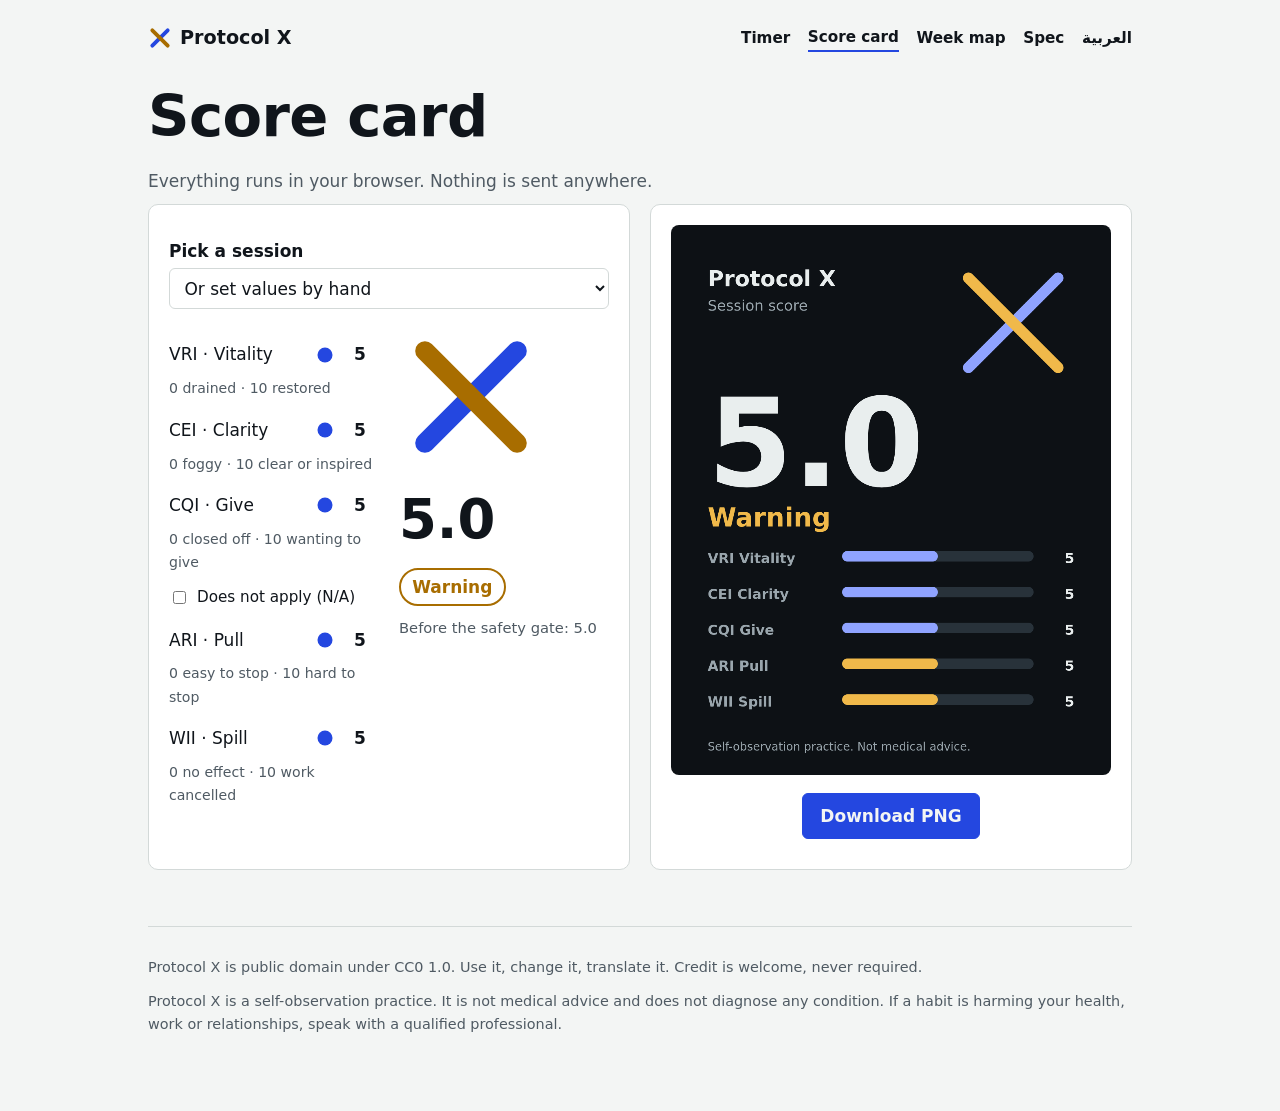
<file: tools/card.html>
<!doctype html>
<html lang="en" dir="ltr">
<head>
<meta charset="utf-8">
<meta http-equiv="Content-Security-Policy" content="default-src 'none'; script-src 'self'; style-src 'self' 'unsafe-inline'; img-src 'self' data: blob:; connect-src 'none'; base-uri 'none'; form-action 'none'">
<meta name="referrer" content="no-referrer">
<meta name="viewport" content="width=device-width, initial-scale=1">
<title>Score card | Protocol X</title>
<meta name="description" content="Turn a session or your week into a shareable image. Built in your browser; nothing is uploaded.">
<meta property="og:type" content="website">
<meta property="og:title" content="Score card | Protocol X">
<meta property="og:description" content="Turn a session or your week into a shareable image. Built in your browser; nothing is uploaded.">
<meta property="og:locale" content="en_US">
<meta name="robots" content="index,follow,max-snippet:-1">
<meta name="theme-color" content="#2447e0">
<link rel="icon" href="data:image/svg+xml,%3Csvg xmlns='http://www.w3.org/2000/svg' viewBox='0 0 100 100'%3E%3Cline x1='18' y1='82' x2='82' y2='18' stroke='%232447e0' stroke-width='16' stroke-linecap='round'/%3E%3Cline x1='18' y1='18' x2='82' y2='82' stroke='%23a86d00' stroke-width='16' stroke-linecap='round'/%3E%3C/svg%3E">
<link rel="stylesheet" href="../assets/px.css">

</head>
<body>
<div class="wrap">
<header class="top"><a class="brand" href="../index.html"><svg viewBox="0 0 100 100" aria-hidden="true"><line x1="18" y1="82" x2="82" y2="18" stroke="var(--blue)" stroke-width="16" stroke-linecap="round"/><line x1="18" y1="18" x2="82" y2="82" stroke="var(--amber)" stroke-width="16" stroke-linecap="round"/></svg>Protocol X</a>
<nav aria-label="Main"><a href="../tools/timer.html">Timer</a><a href="../tools/card.html" aria-current="page">Score card</a><a href="../tools/weekmap.html">Week map</a><a href="../spec.html">Spec</a><a href="../ar/tools/card.html" hreflang="ar" lang="ar">العربية</a></nav></header>
<main><h1 id="h"></h1><p class="muted" id="priv"></p><div class="grid2"><section class="panel"><div id="ctl"></div></section><section class="panel" style="text-align:center"><canvas id="cv" width="1080" height="1350" style="max-width:100%;height:auto;border-radius:8px" role="img"></canvas><p><button class="p" id="dl"></button></p></section></div></main>
<footer>
<p>Protocol X is public domain under CC0 1.0. Use it, change it, translate it. Credit is welcome, never required.</p>
<p>Protocol X is a self-observation practice. It is not medical advice and does not diagnose any condition. If a habit is harming your health, work or relationships, speak with a qualified professional.</p>
</footer>
</div>
<script src="../assets/px.js"></script>
<script src="../assets/common.js"></script>
<script src="../assets/card.js"></script>
</body></html>
</file>
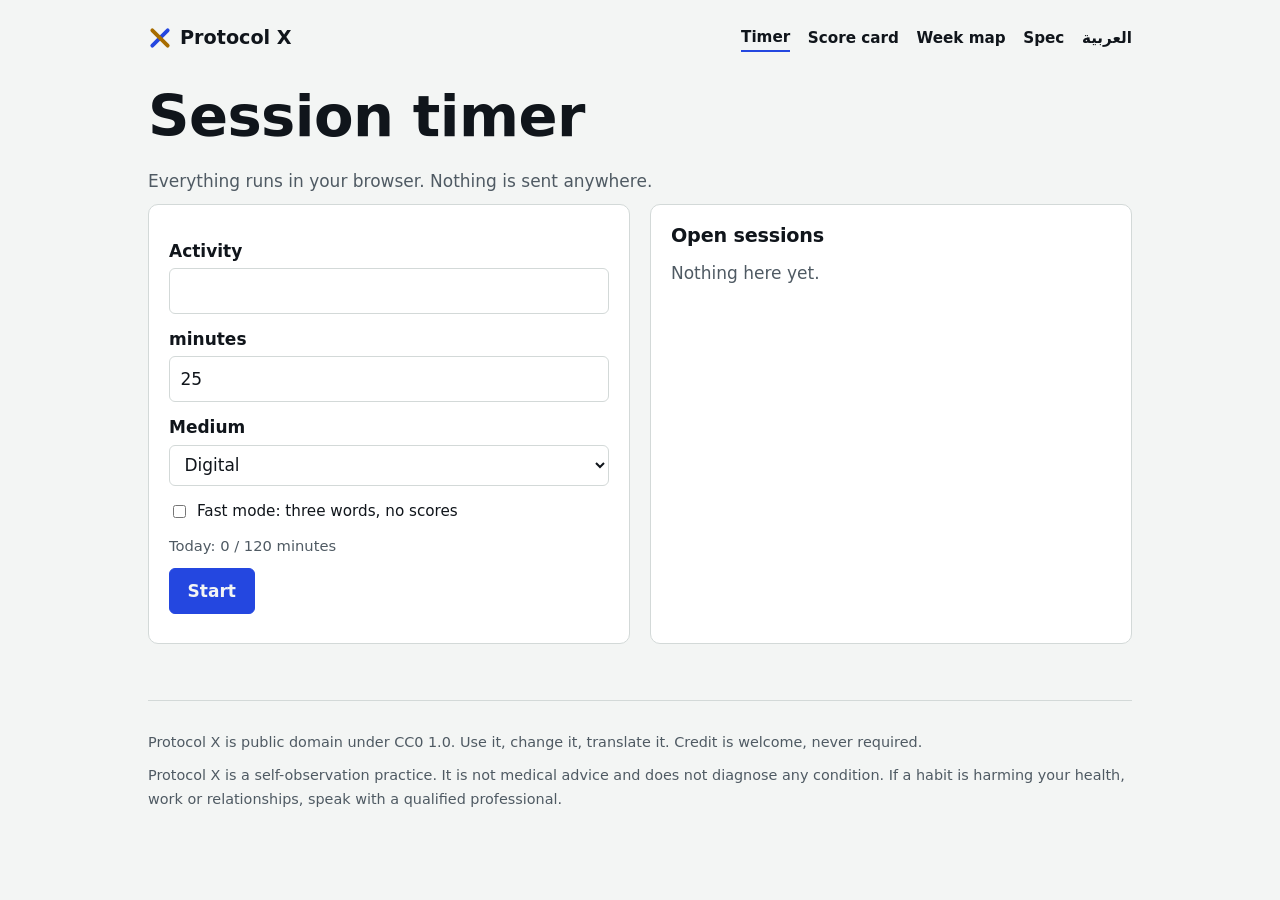
<file: tools/timer.html>
<!doctype html>
<html lang="en" dir="ltr">
<head>
<meta charset="utf-8">
<meta http-equiv="Content-Security-Policy" content="default-src 'none'; script-src 'self'; style-src 'self' 'unsafe-inline'; img-src 'self' data: blob:; connect-src 'none'; base-uri 'none'; form-action 'none'">
<meta name="referrer" content="no-referrer">
<meta name="viewport" content="width=device-width, initial-scale=1">
<title>Session timer | Protocol X</title>
<meta name="description" content="A timer that alerts at 80% and at the end, then asks for your two immediate readings. Runs in your browser; nothing is sent.">
<meta property="og:type" content="website">
<meta property="og:title" content="Session timer | Protocol X">
<meta property="og:description" content="A timer that alerts at 80% and at the end, then asks for your two immediate readings. Runs in your browser; nothing is sent.">
<meta property="og:locale" content="en_US">
<meta name="robots" content="index,follow,max-snippet:-1">
<meta name="theme-color" content="#2447e0">
<link rel="icon" href="data:image/svg+xml,%3Csvg xmlns='http://www.w3.org/2000/svg' viewBox='0 0 100 100'%3E%3Cline x1='18' y1='82' x2='82' y2='18' stroke='%232447e0' stroke-width='16' stroke-linecap='round'/%3E%3Cline x1='18' y1='18' x2='82' y2='82' stroke='%23a86d00' stroke-width='16' stroke-linecap='round'/%3E%3C/svg%3E">
<link rel="stylesheet" href="../assets/px.css">

</head>
<body>
<div class="wrap">
<header class="top"><a class="brand" href="../index.html"><svg viewBox="0 0 100 100" aria-hidden="true"><line x1="18" y1="82" x2="82" y2="18" stroke="var(--blue)" stroke-width="16" stroke-linecap="round"/><line x1="18" y1="18" x2="82" y2="82" stroke="var(--amber)" stroke-width="16" stroke-linecap="round"/></svg>Protocol X</a>
<nav aria-label="Main"><a href="../tools/timer.html" aria-current="page">Timer</a><a href="../tools/card.html">Score card</a><a href="../tools/weekmap.html">Week map</a><a href="../spec.html">Spec</a><a href="../ar/tools/timer.html" hreflang="ar" lang="ar">العربية</a></nav></header>
<main><h1 id="h"></h1><p class="muted" id="priv"></p><div class="grid2"><section class="panel" aria-labelledby="h"><div id="setup"></div><div id="run" hidden></div><div id="rate" hidden></div></section><section class="panel"><h2 id="oh" style="margin-top:0;font-size:1.2rem"></h2><div id="open"></div></section></div></main>
<footer>
<p>Protocol X is public domain under CC0 1.0. Use it, change it, translate it. Credit is welcome, never required.</p>
<p>Protocol X is a self-observation practice. It is not medical advice and does not diagnose any condition. If a habit is harming your health, work or relationships, speak with a qualified professional.</p>
</footer>
</div>
<script src="../assets/px.js"></script>
<script src="../assets/common.js"></script>
<script src="../assets/timer.js"></script>
</body></html>
</file>
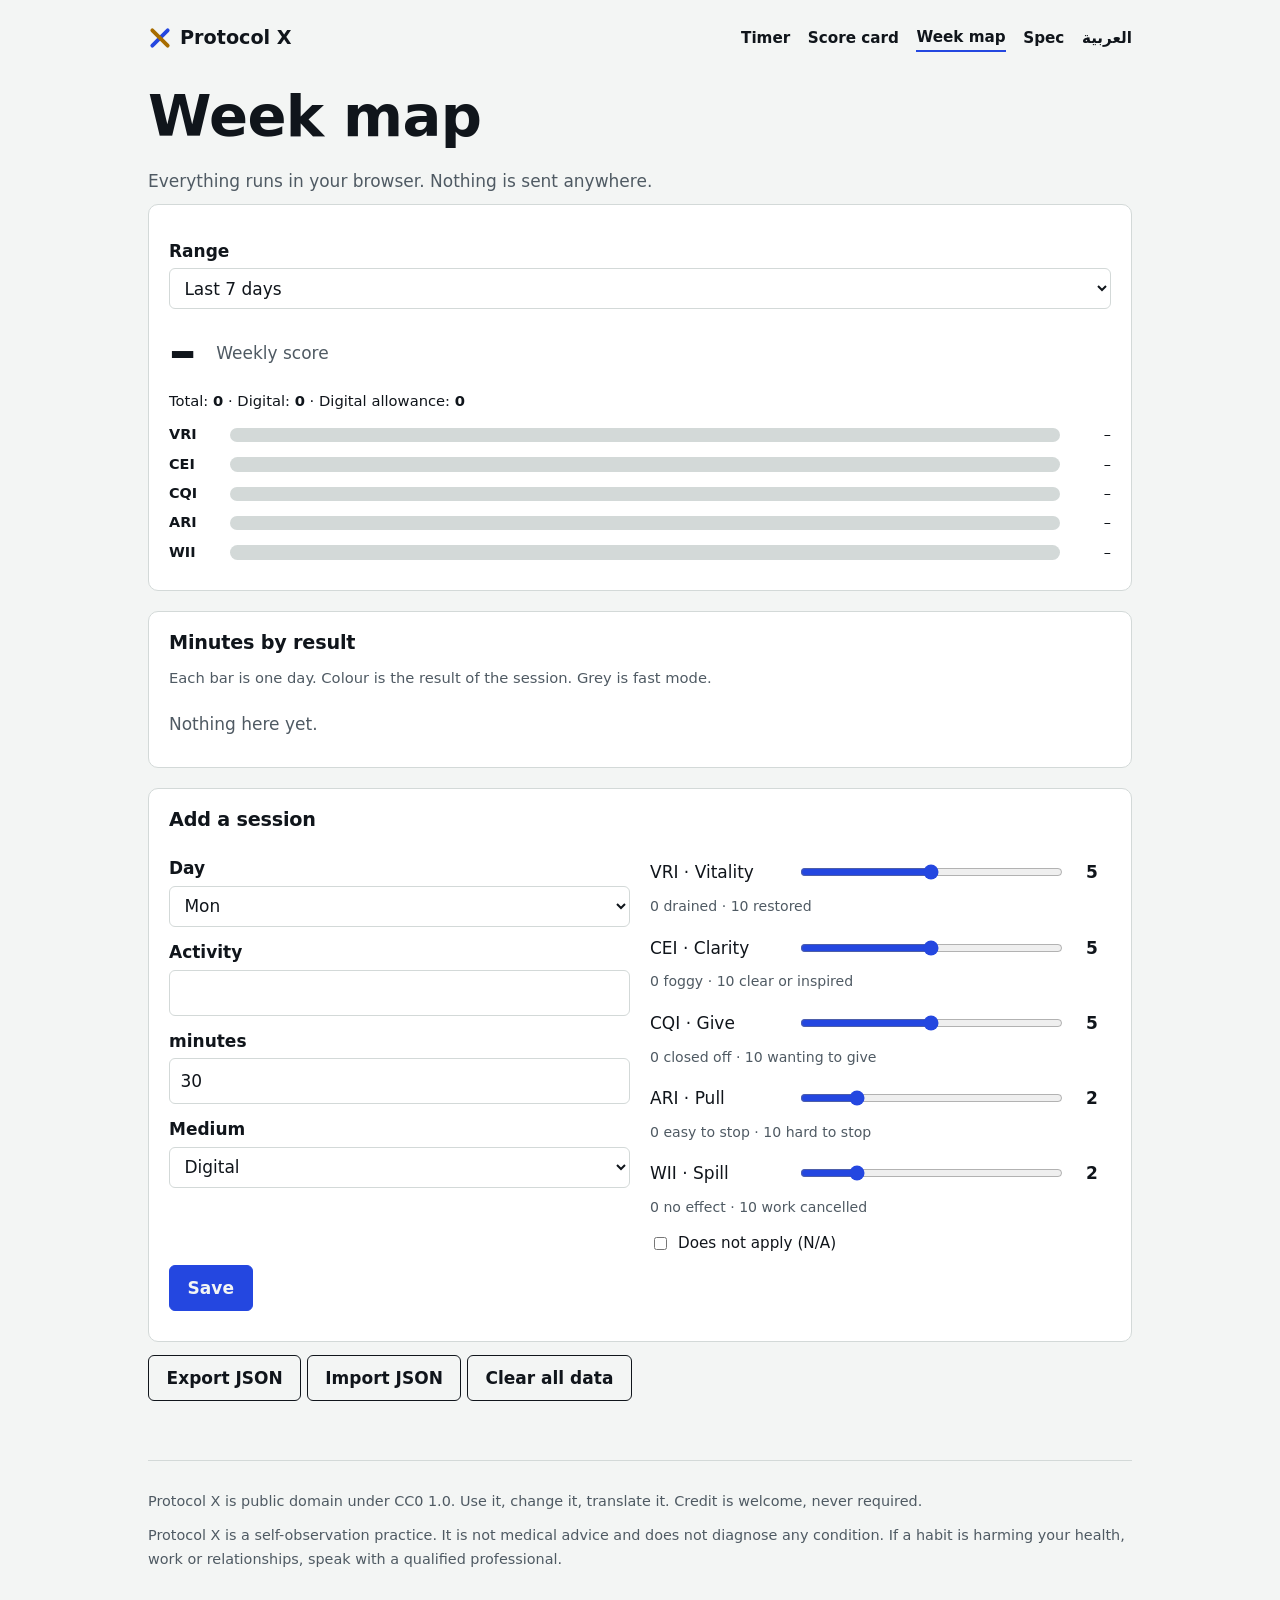
<file: tools/weekmap.html>
<!doctype html>
<html lang="en" dir="ltr">
<head>
<meta charset="utf-8">
<meta http-equiv="Content-Security-Policy" content="default-src 'none'; script-src 'self'; style-src 'self' 'unsafe-inline'; img-src 'self' data: blob:; connect-src 'none'; base-uri 'none'; form-action 'none'">
<meta name="referrer" content="no-referrer">
<meta name="viewport" content="width=device-width, initial-scale=1">
<title>Week map | Protocol X</title>
<meta name="description" content="See where the week&#x27;s leisure minutes went, by result and by digital or non-digital. Runs in your browser.">
<meta property="og:type" content="website">
<meta property="og:title" content="Week map | Protocol X">
<meta property="og:description" content="See where the week&#x27;s leisure minutes went, by result and by digital or non-digital. Runs in your browser.">
<meta property="og:locale" content="en_US">
<meta name="robots" content="index,follow,max-snippet:-1">
<meta name="theme-color" content="#2447e0">
<link rel="icon" href="data:image/svg+xml,%3Csvg xmlns='http://www.w3.org/2000/svg' viewBox='0 0 100 100'%3E%3Cline x1='18' y1='82' x2='82' y2='18' stroke='%232447e0' stroke-width='16' stroke-linecap='round'/%3E%3Cline x1='18' y1='18' x2='82' y2='82' stroke='%23a86d00' stroke-width='16' stroke-linecap='round'/%3E%3C/svg%3E">
<link rel="stylesheet" href="../assets/px.css">

</head>
<body>
<div class="wrap">
<header class="top"><a class="brand" href="../index.html"><svg viewBox="0 0 100 100" aria-hidden="true"><line x1="18" y1="82" x2="82" y2="18" stroke="var(--blue)" stroke-width="16" stroke-linecap="round"/><line x1="18" y1="18" x2="82" y2="82" stroke="var(--amber)" stroke-width="16" stroke-linecap="round"/></svg>Protocol X</a>
<nav aria-label="Main"><a href="../tools/timer.html">Timer</a><a href="../tools/card.html">Score card</a><a href="../tools/weekmap.html" aria-current="page">Week map</a><a href="../spec.html">Spec</a><a href="../ar/tools/weekmap.html" hreflang="ar" lang="ar">العربية</a></nav></header>
<main><h1 id="h"></h1><p class="muted" id="priv"></p><section class="panel"><div id="sum"></div></section><section class="panel" style="margin-top:1.25rem"><h2 id="mt" style="margin-top:0;font-size:1.2rem"></h2><p class="muted small" id="mn"></p><div id="map" class="tw"></div></section><section class="panel" style="margin-top:1.25rem"><h2 id="at" style="margin-top:0;font-size:1.2rem"></h2><div id="add"></div></section><p id="io" class="noprint"></p></main>
<footer>
<p>Protocol X is public domain under CC0 1.0. Use it, change it, translate it. Credit is welcome, never required.</p>
<p>Protocol X is a self-observation practice. It is not medical advice and does not diagnose any condition. If a habit is harming your health, work or relationships, speak with a qualified professional.</p>
</footer>
</div>
<script src="../assets/px.js"></script>
<script src="../assets/common.js"></script>
<script src="../assets/weekmap.js"></script>
</body></html>
</file>
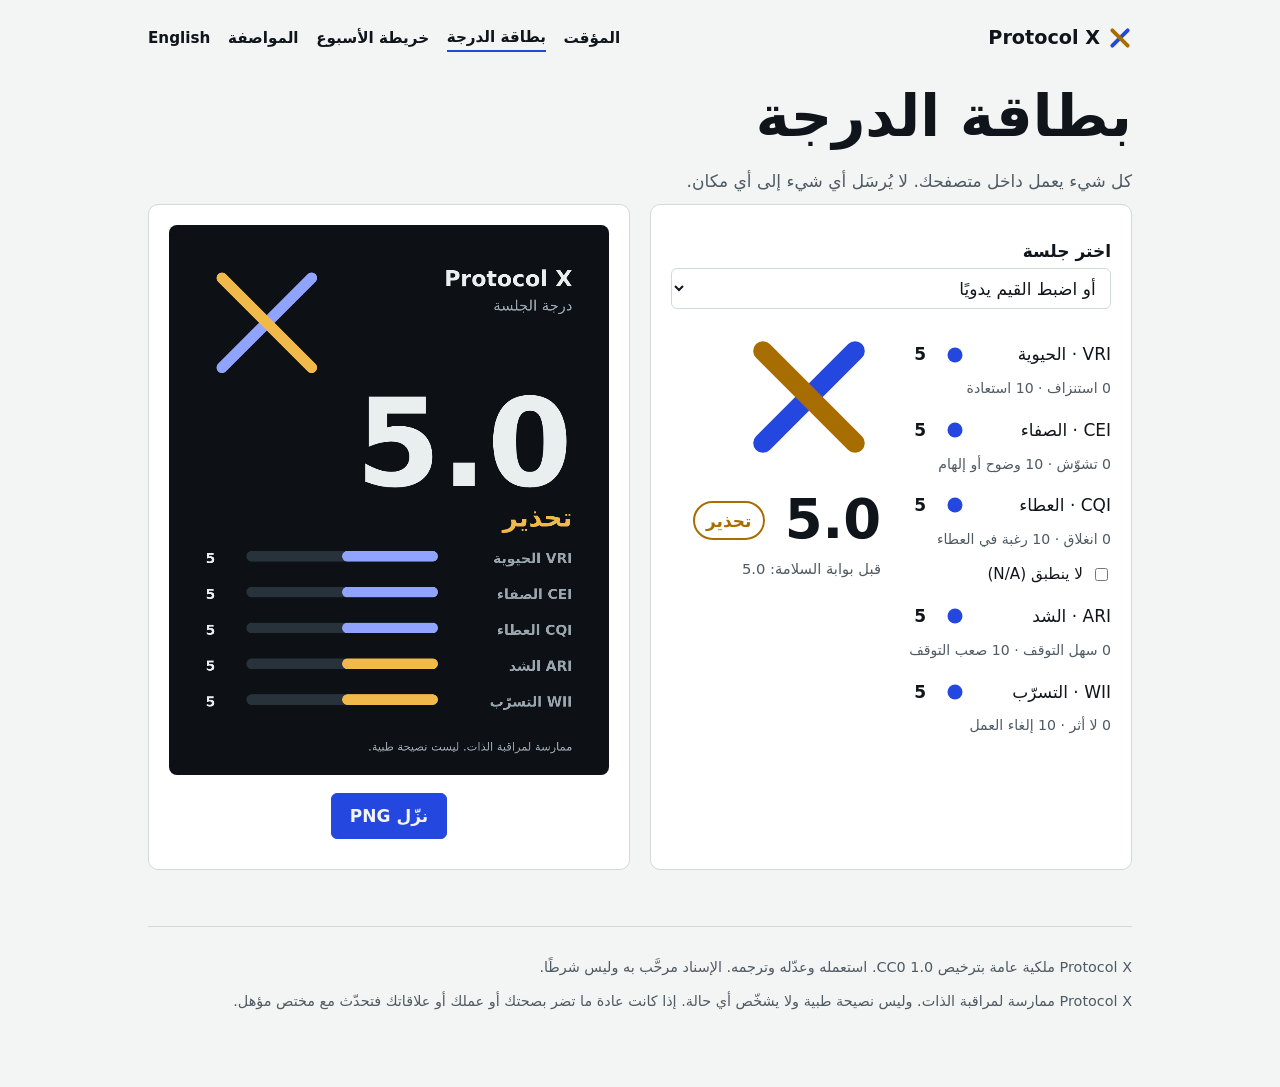
<file: ar/tools/card.html>
<!doctype html>
<html lang="ar" dir="rtl">
<head>
<meta charset="utf-8">
<meta http-equiv="Content-Security-Policy" content="default-src 'none'; script-src 'self'; style-src 'self' 'unsafe-inline'; img-src 'self' data: blob:; connect-src 'none'; base-uri 'none'; form-action 'none'">
<meta name="referrer" content="no-referrer">
<meta name="viewport" content="width=device-width, initial-scale=1">
<title>بطاقة الدرجة | Protocol X</title>
<meta name="description" content="حوّل جلسة أو أسبوعك إلى صورة قابلة للمشاركة. تُبنى داخل متصفحك ولا يُرفع شيء.">
<meta property="og:type" content="website">
<meta property="og:title" content="بطاقة الدرجة | Protocol X">
<meta property="og:description" content="حوّل جلسة أو أسبوعك إلى صورة قابلة للمشاركة. تُبنى داخل متصفحك ولا يُرفع شيء.">
<meta property="og:locale" content="ar_AR">
<meta name="robots" content="index,follow,max-snippet:-1">
<meta name="theme-color" content="#2447e0">
<link rel="icon" href="data:image/svg+xml,%3Csvg xmlns='http://www.w3.org/2000/svg' viewBox='0 0 100 100'%3E%3Cline x1='18' y1='82' x2='82' y2='18' stroke='%232447e0' stroke-width='16' stroke-linecap='round'/%3E%3Cline x1='18' y1='18' x2='82' y2='82' stroke='%23a86d00' stroke-width='16' stroke-linecap='round'/%3E%3C/svg%3E">
<link rel="stylesheet" href="../../assets/px.css">

</head>
<body>
<div class="wrap">
<header class="top"><a class="brand" href="../index.html"><svg viewBox="0 0 100 100" aria-hidden="true"><line x1="18" y1="82" x2="82" y2="18" stroke="var(--blue)" stroke-width="16" stroke-linecap="round"/><line x1="18" y1="18" x2="82" y2="82" stroke="var(--amber)" stroke-width="16" stroke-linecap="round"/></svg>Protocol X</a>
<nav aria-label="القائمة"><a href="../tools/timer.html">المؤقت</a><a href="../tools/card.html" aria-current="page">بطاقة الدرجة</a><a href="../tools/weekmap.html">خريطة الأسبوع</a><a href="../spec.html">المواصفة</a><a href="../../tools/card.html" hreflang="en" lang="en">English</a></nav></header>
<main><h1 id="h"></h1><p class="muted" id="priv"></p><div class="grid2"><section class="panel"><div id="ctl"></div></section><section class="panel" style="text-align:center"><canvas id="cv" width="1080" height="1350" style="max-width:100%;height:auto;border-radius:8px" role="img"></canvas><p><button class="p" id="dl"></button></p></section></div></main>
<footer>
<p>Protocol X ملكية عامة بترخيص CC0 1.0. استعمله وعدّله وترجمه. الإسناد مرحَّب به وليس شرطًا.</p>
<p>Protocol X ممارسة لمراقبة الذات. وليس نصيحة طبية ولا يشخّص أي حالة. إذا كانت عادة ما تضر بصحتك أو عملك أو علاقاتك فتحدّث مع مختص مؤهل.</p>
</footer>
</div>
<script src="../../assets/px.js"></script>
<script src="../../assets/common.js"></script>
<script src="../../assets/card.js"></script>
</body></html>
</file>
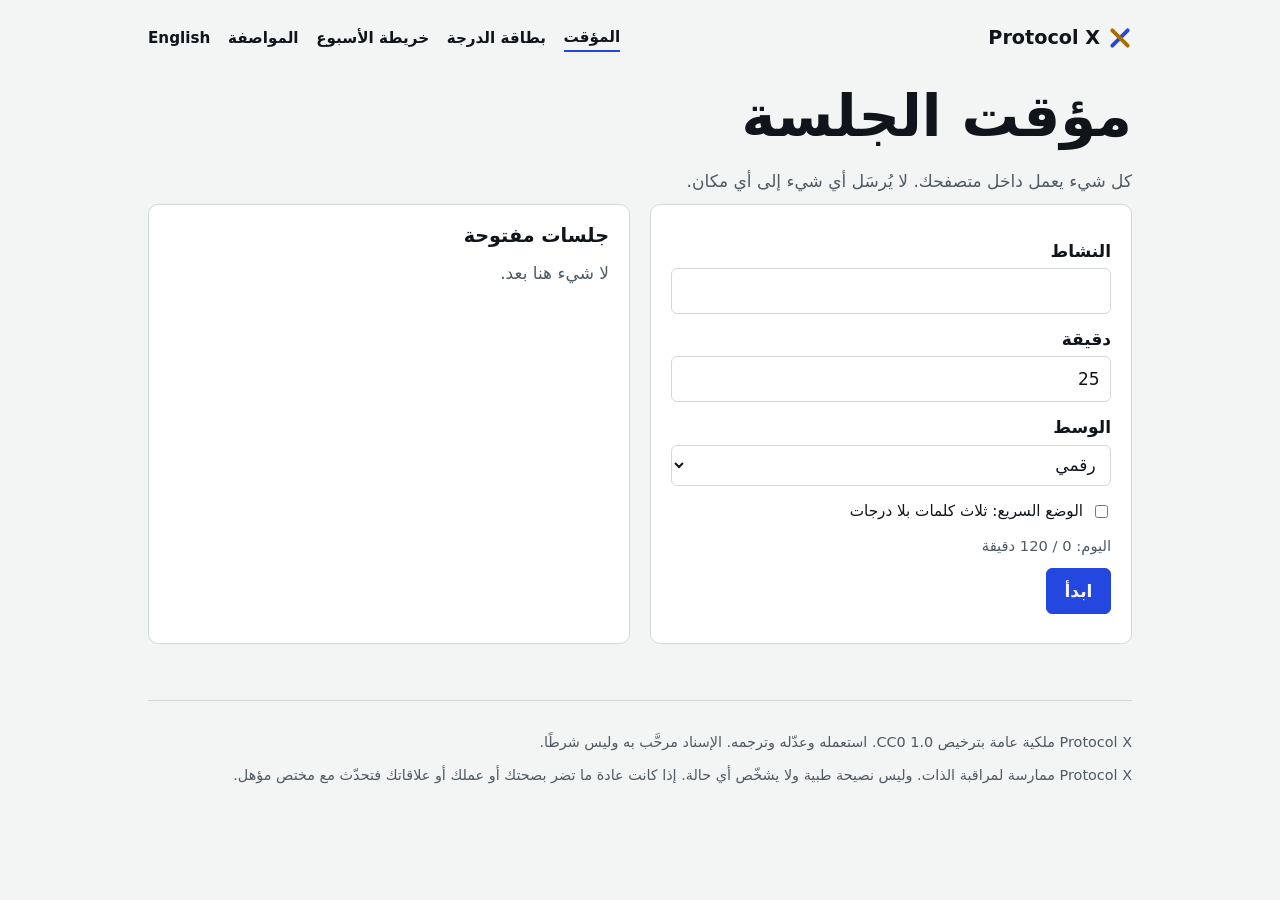
<file: ar/tools/timer.html>
<!doctype html>
<html lang="ar" dir="rtl">
<head>
<meta charset="utf-8">
<meta http-equiv="Content-Security-Policy" content="default-src 'none'; script-src 'self'; style-src 'self' 'unsafe-inline'; img-src 'self' data: blob:; connect-src 'none'; base-uri 'none'; form-action 'none'">
<meta name="referrer" content="no-referrer">
<meta name="viewport" content="width=device-width, initial-scale=1">
<title>مؤقت الجلسة | Protocol X</title>
<meta name="description" content="مؤقت ينبّه عند 80% وعند النهاية، ثم يطلب قراءتيك الفوريتين. يعمل داخل متصفحك ولا يرسل شيئًا.">
<meta property="og:type" content="website">
<meta property="og:title" content="مؤقت الجلسة | Protocol X">
<meta property="og:description" content="مؤقت ينبّه عند 80% وعند النهاية، ثم يطلب قراءتيك الفوريتين. يعمل داخل متصفحك ولا يرسل شيئًا.">
<meta property="og:locale" content="ar_AR">
<meta name="robots" content="index,follow,max-snippet:-1">
<meta name="theme-color" content="#2447e0">
<link rel="icon" href="data:image/svg+xml,%3Csvg xmlns='http://www.w3.org/2000/svg' viewBox='0 0 100 100'%3E%3Cline x1='18' y1='82' x2='82' y2='18' stroke='%232447e0' stroke-width='16' stroke-linecap='round'/%3E%3Cline x1='18' y1='18' x2='82' y2='82' stroke='%23a86d00' stroke-width='16' stroke-linecap='round'/%3E%3C/svg%3E">
<link rel="stylesheet" href="../../assets/px.css">

</head>
<body>
<div class="wrap">
<header class="top"><a class="brand" href="../index.html"><svg viewBox="0 0 100 100" aria-hidden="true"><line x1="18" y1="82" x2="82" y2="18" stroke="var(--blue)" stroke-width="16" stroke-linecap="round"/><line x1="18" y1="18" x2="82" y2="82" stroke="var(--amber)" stroke-width="16" stroke-linecap="round"/></svg>Protocol X</a>
<nav aria-label="القائمة"><a href="../tools/timer.html" aria-current="page">المؤقت</a><a href="../tools/card.html">بطاقة الدرجة</a><a href="../tools/weekmap.html">خريطة الأسبوع</a><a href="../spec.html">المواصفة</a><a href="../../tools/timer.html" hreflang="en" lang="en">English</a></nav></header>
<main><h1 id="h"></h1><p class="muted" id="priv"></p><div class="grid2"><section class="panel" aria-labelledby="h"><div id="setup"></div><div id="run" hidden></div><div id="rate" hidden></div></section><section class="panel"><h2 id="oh" style="margin-top:0;font-size:1.2rem"></h2><div id="open"></div></section></div></main>
<footer>
<p>Protocol X ملكية عامة بترخيص CC0 1.0. استعمله وعدّله وترجمه. الإسناد مرحَّب به وليس شرطًا.</p>
<p>Protocol X ممارسة لمراقبة الذات. وليس نصيحة طبية ولا يشخّص أي حالة. إذا كانت عادة ما تضر بصحتك أو عملك أو علاقاتك فتحدّث مع مختص مؤهل.</p>
</footer>
</div>
<script src="../../assets/px.js"></script>
<script src="../../assets/common.js"></script>
<script src="../../assets/timer.js"></script>
</body></html>
</file>
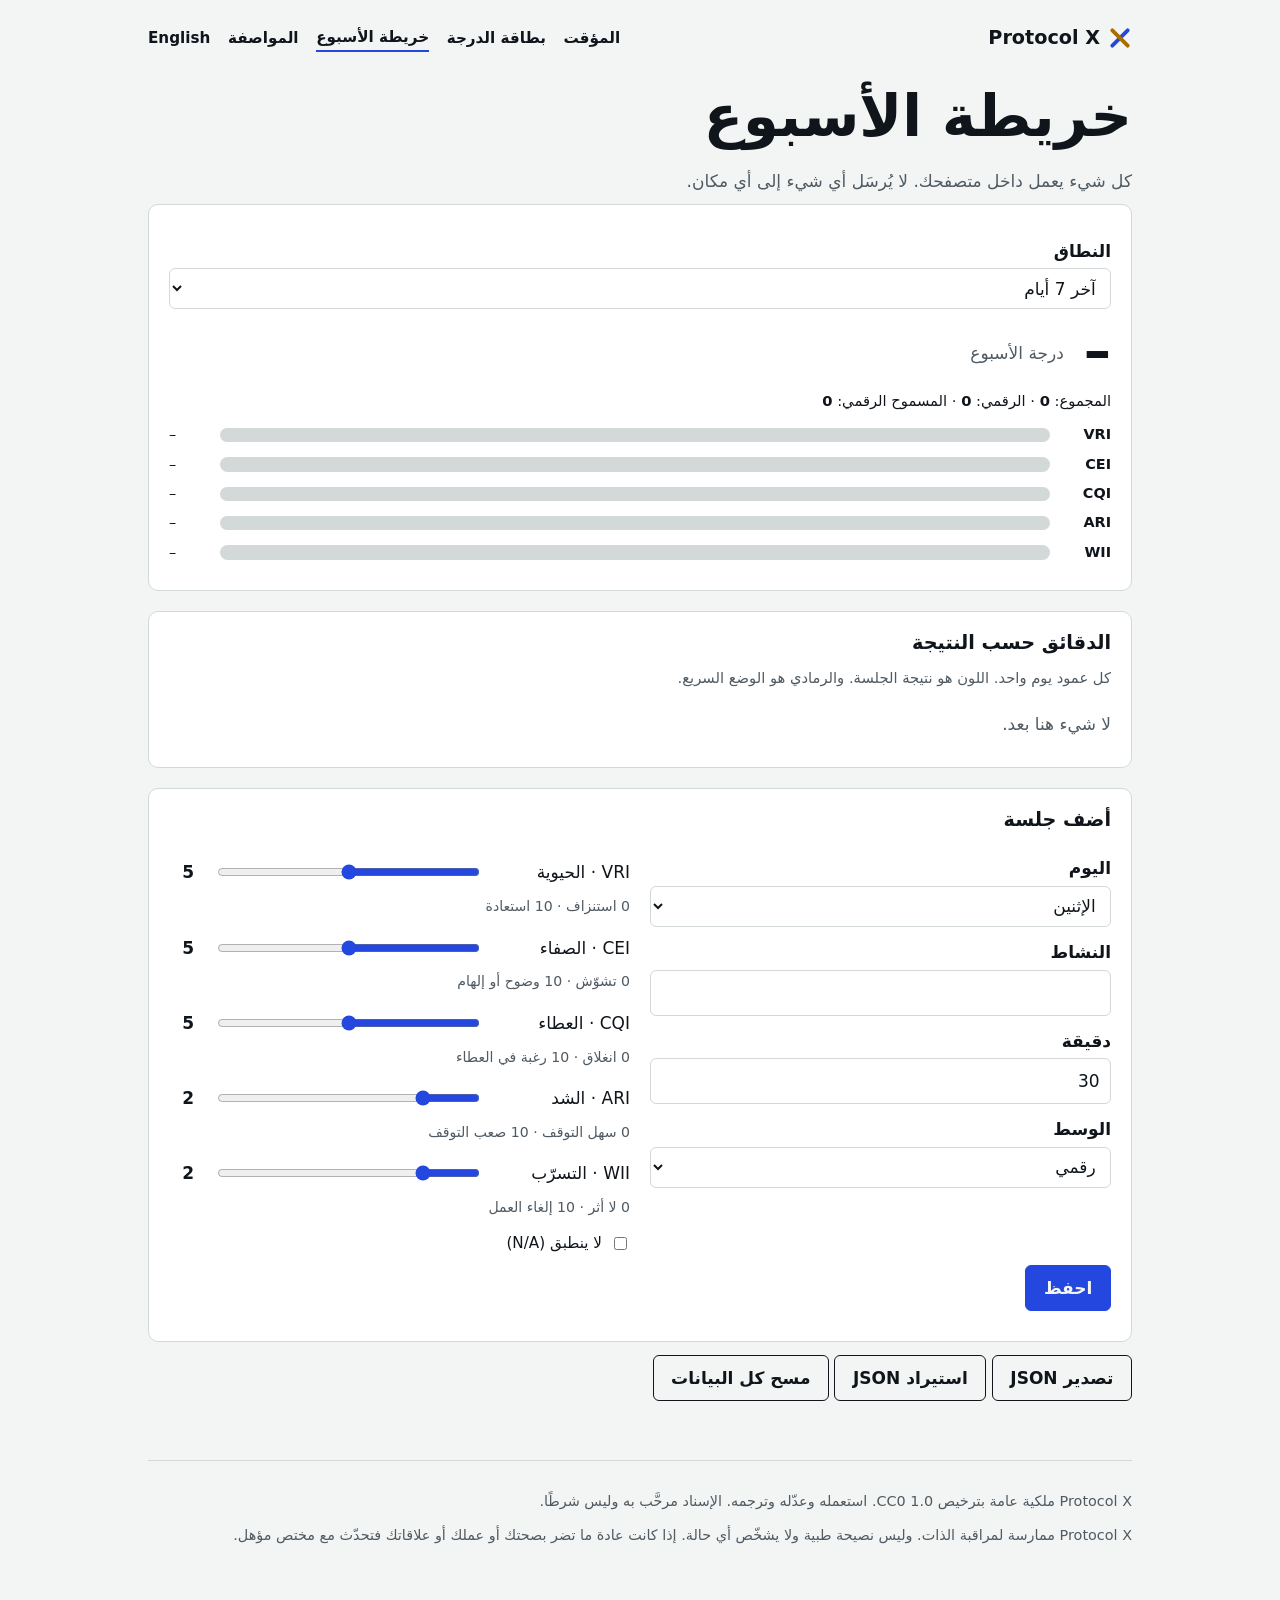
<file: ar/tools/weekmap.html>
<!doctype html>
<html lang="ar" dir="rtl">
<head>
<meta charset="utf-8">
<meta http-equiv="Content-Security-Policy" content="default-src 'none'; script-src 'self'; style-src 'self' 'unsafe-inline'; img-src 'self' data: blob:; connect-src 'none'; base-uri 'none'; form-action 'none'">
<meta name="referrer" content="no-referrer">
<meta name="viewport" content="width=device-width, initial-scale=1">
<title>خريطة الأسبوع | Protocol X</title>
<meta name="description" content="شاهد أين ذهبت دقائق الترفيه في الأسبوع، حسب النتيجة وحسب رقمي أو غير رقمي. تعمل داخل متصفحك.">
<meta property="og:type" content="website">
<meta property="og:title" content="خريطة الأسبوع | Protocol X">
<meta property="og:description" content="شاهد أين ذهبت دقائق الترفيه في الأسبوع، حسب النتيجة وحسب رقمي أو غير رقمي. تعمل داخل متصفحك.">
<meta property="og:locale" content="ar_AR">
<meta name="robots" content="index,follow,max-snippet:-1">
<meta name="theme-color" content="#2447e0">
<link rel="icon" href="data:image/svg+xml,%3Csvg xmlns='http://www.w3.org/2000/svg' viewBox='0 0 100 100'%3E%3Cline x1='18' y1='82' x2='82' y2='18' stroke='%232447e0' stroke-width='16' stroke-linecap='round'/%3E%3Cline x1='18' y1='18' x2='82' y2='82' stroke='%23a86d00' stroke-width='16' stroke-linecap='round'/%3E%3C/svg%3E">
<link rel="stylesheet" href="../../assets/px.css">

</head>
<body>
<div class="wrap">
<header class="top"><a class="brand" href="../index.html"><svg viewBox="0 0 100 100" aria-hidden="true"><line x1="18" y1="82" x2="82" y2="18" stroke="var(--blue)" stroke-width="16" stroke-linecap="round"/><line x1="18" y1="18" x2="82" y2="82" stroke="var(--amber)" stroke-width="16" stroke-linecap="round"/></svg>Protocol X</a>
<nav aria-label="القائمة"><a href="../tools/timer.html">المؤقت</a><a href="../tools/card.html">بطاقة الدرجة</a><a href="../tools/weekmap.html" aria-current="page">خريطة الأسبوع</a><a href="../spec.html">المواصفة</a><a href="../../tools/weekmap.html" hreflang="en" lang="en">English</a></nav></header>
<main><h1 id="h"></h1><p class="muted" id="priv"></p><section class="panel"><div id="sum"></div></section><section class="panel" style="margin-top:1.25rem"><h2 id="mt" style="margin-top:0;font-size:1.2rem"></h2><p class="muted small" id="mn"></p><div id="map" class="tw"></div></section><section class="panel" style="margin-top:1.25rem"><h2 id="at" style="margin-top:0;font-size:1.2rem"></h2><div id="add"></div></section><p id="io" class="noprint"></p></main>
<footer>
<p>Protocol X ملكية عامة بترخيص CC0 1.0. استعمله وعدّله وترجمه. الإسناد مرحَّب به وليس شرطًا.</p>
<p>Protocol X ممارسة لمراقبة الذات. وليس نصيحة طبية ولا يشخّص أي حالة. إذا كانت عادة ما تضر بصحتك أو عملك أو علاقاتك فتحدّث مع مختص مؤهل.</p>
</footer>
</div>
<script src="../../assets/px.js"></script>
<script src="../../assets/common.js"></script>
<script src="../../assets/weekmap.js"></script>
</body></html>
</file>
<file: assets/px.css>
:root{
  --ink:#10151b;--paper:#f3f5f4;--panel:#fff;--line:#d3d9d8;--muted:#4f5a63;
  --blue:#2447e0;--amber:#a86d00;
  --b0:#1d7656;--b1:#2447e0;--b2:#a86d00;--b3:#b03a2e;
  --font:"Avenir Next","Segoe UI",system-ui,-apple-system,"Noto Kufi Arabic","Noto Sans Arabic",Tahoma,sans-serif;
}
@media(prefers-color-scheme:dark){:root{
  --ink:#e9eeee;--paper:#0d1115;--panel:#151b21;--line:#28323a;--muted:#9aa6ad;
  --blue:#8fa3ff;--amber:#f0b94a;--b0:#5bd1a5;--b1:#8fa3ff;--b2:#f0b94a;--b3:#ff8f7e;
}}
*{box-sizing:border-box}
html{scroll-padding-top:1rem}
body{margin:0;background:var(--paper);color:var(--ink);font:1.0625rem/1.65 var(--font);-webkit-text-size-adjust:100%}
.wrap{max-width:64rem;margin:0 auto;padding:1rem 1.25rem 4rem}
.read{max-width:40rem}
h1,h2,h3{line-height:1.15;letter-spacing:-.01em;font-weight:800;margin:0}
h1{font-size:clamp(2.1rem,7vw,3.6rem);margin:1.5rem 0 1rem}
h2{font-size:1.55rem;margin:3rem 0 .75rem}
h3{font-size:1.1rem;margin:1.5rem 0 .4rem}
[dir=rtl] h1,[dir=rtl] h2,[dir=rtl] h3{letter-spacing:0}
a{color:var(--blue)}
:focus-visible{outline:3px solid var(--blue);outline-offset:2px;border-radius:2px}
p{margin:.6rem 0}
.top{display:flex;justify-content:space-between;align-items:center;gap:1rem;flex-wrap:wrap;padding:.4rem 0}
.brand{font-weight:800;font-size:1.2rem;text-decoration:none;color:var(--ink);display:inline-flex;align-items:center;gap:.5rem}
.brand svg{width:1.5rem;height:1.5rem}
nav{display:flex;gap:1.1rem;flex-wrap:wrap;align-items:center}
nav a{color:var(--ink);text-decoration:none;font-weight:600;font-size:.95rem}
nav a[aria-current=page]{border-bottom:2px solid var(--blue)}
.btn,button{font:inherit;font-weight:600;border:1.5px solid var(--ink);background:transparent;color:var(--ink);padding:.5rem 1.1rem;border-radius:6px;cursor:pointer;text-decoration:none;display:inline-block;min-height:2.6rem}
.btn+.btn{margin-inline-start:.4rem}.btn{margin-block:.2rem}
.btn.p,button.p{background:var(--blue);border-color:var(--blue);color:var(--paper)}
button:disabled{opacity:.45;cursor:not-allowed}
.lede{font-size:1.2rem;color:var(--ink)}
.muted{color:var(--muted)}
.small{font-size:.92rem}
.panel{background:var(--panel);border:1px solid var(--line);border-radius:10px;padding:1.25rem}
.grid2{display:grid;grid-template-columns:1fr 1fr;gap:1.25rem}
@media(max-width:46rem){.grid2{grid-template-columns:1fr}}
.row{display:grid;grid-template-columns:8.5rem 1fr 2.4rem;gap:.75rem;align-items:center;margin:.7rem 0}
.row .hint{grid-column:1/-1;margin-top:-.45rem;font-size:.88rem;color:var(--muted)}
@media(max-width:34rem){.row{grid-template-columns:1fr 2.4rem}.row label{grid-column:1/-1}}
output{font-weight:800;text-align:center}
input[type=range]{width:100%;accent-color:var(--blue);height:2rem}
input[type=text],input[type=number],select{font:inherit;color:var(--ink);background:var(--panel);border:1.5px solid var(--line);border-radius:6px;padding:.5rem .65rem;width:100%;min-height:2.6rem}
label.f{display:block;font-weight:600;margin:.7rem 0 .2rem}
.check{display:flex;gap:.5rem;align-items:center;font-size:.95rem}
.res{display:flex;gap:1.25rem;align-items:center;flex-wrap:wrap;margin-top:1rem}
.num{font-size:3.4rem;font-weight:800;line-height:1;font-variant-numeric:tabular-nums}
.tag{font-weight:800;padding:.2rem .7rem;border-radius:99px;border:2px solid currentColor}
.t0{color:var(--b0)}.t1{color:var(--b1)}.t2{color:var(--b2)}.t3{color:var(--b3)}
.xmark{width:9rem;height:9rem;flex:none}
table{border-collapse:collapse;width:100%;font-size:.95rem}
.tw{overflow-x:auto}
th,td{border-bottom:1px solid var(--line);padding:.55rem .6rem;text-align:start;vertical-align:top}
th{font-weight:700}
code,.f2{font-family:ui-monospace,Consolas,monospace;background:var(--panel);border:1px solid var(--line);padding:.1rem .35rem;border-radius:4px;font-size:.9em}
.f2{display:block;padding:.8rem 1rem;overflow-x:auto;direction:ltr;text-align:left;white-space:pre}
details{border-bottom:1px solid var(--line);padding:.8rem 0}
summary{cursor:pointer;font-weight:700}
footer{margin-top:3.5rem;padding-top:1.25rem;border-top:1px solid var(--line);font-size:.9rem;color:var(--muted)}
.bar{display:flex;align-items:center;gap:.6rem;margin:.35rem 0}
.bar b{width:3.2rem;font-size:.9rem}
.bar i{flex:1;height:.9rem;background:var(--line);border-radius:99px;overflow:hidden;display:block}
.bar i u{display:block;height:100%;background:var(--blue);text-decoration:none}
.bar.inv i u{background:var(--amber)}
.bar span{width:2.6rem;text-align:end;font-variant-numeric:tabular-nums;font-size:.9rem}
.big{font-size:clamp(3rem,16vw,5.5rem);font-weight:800;font-variant-numeric:tabular-nums;line-height:1}
.live{position:absolute;inset-inline-start:-999px}
[hidden]{display:none!important}
@media print{.noprint,nav,.btn,button{display:none!important}body{background:#fff;color:#000}}
@media(prefers-reduced-motion:reduce){*{animation:none!important;transition:none!important}}
</file>
